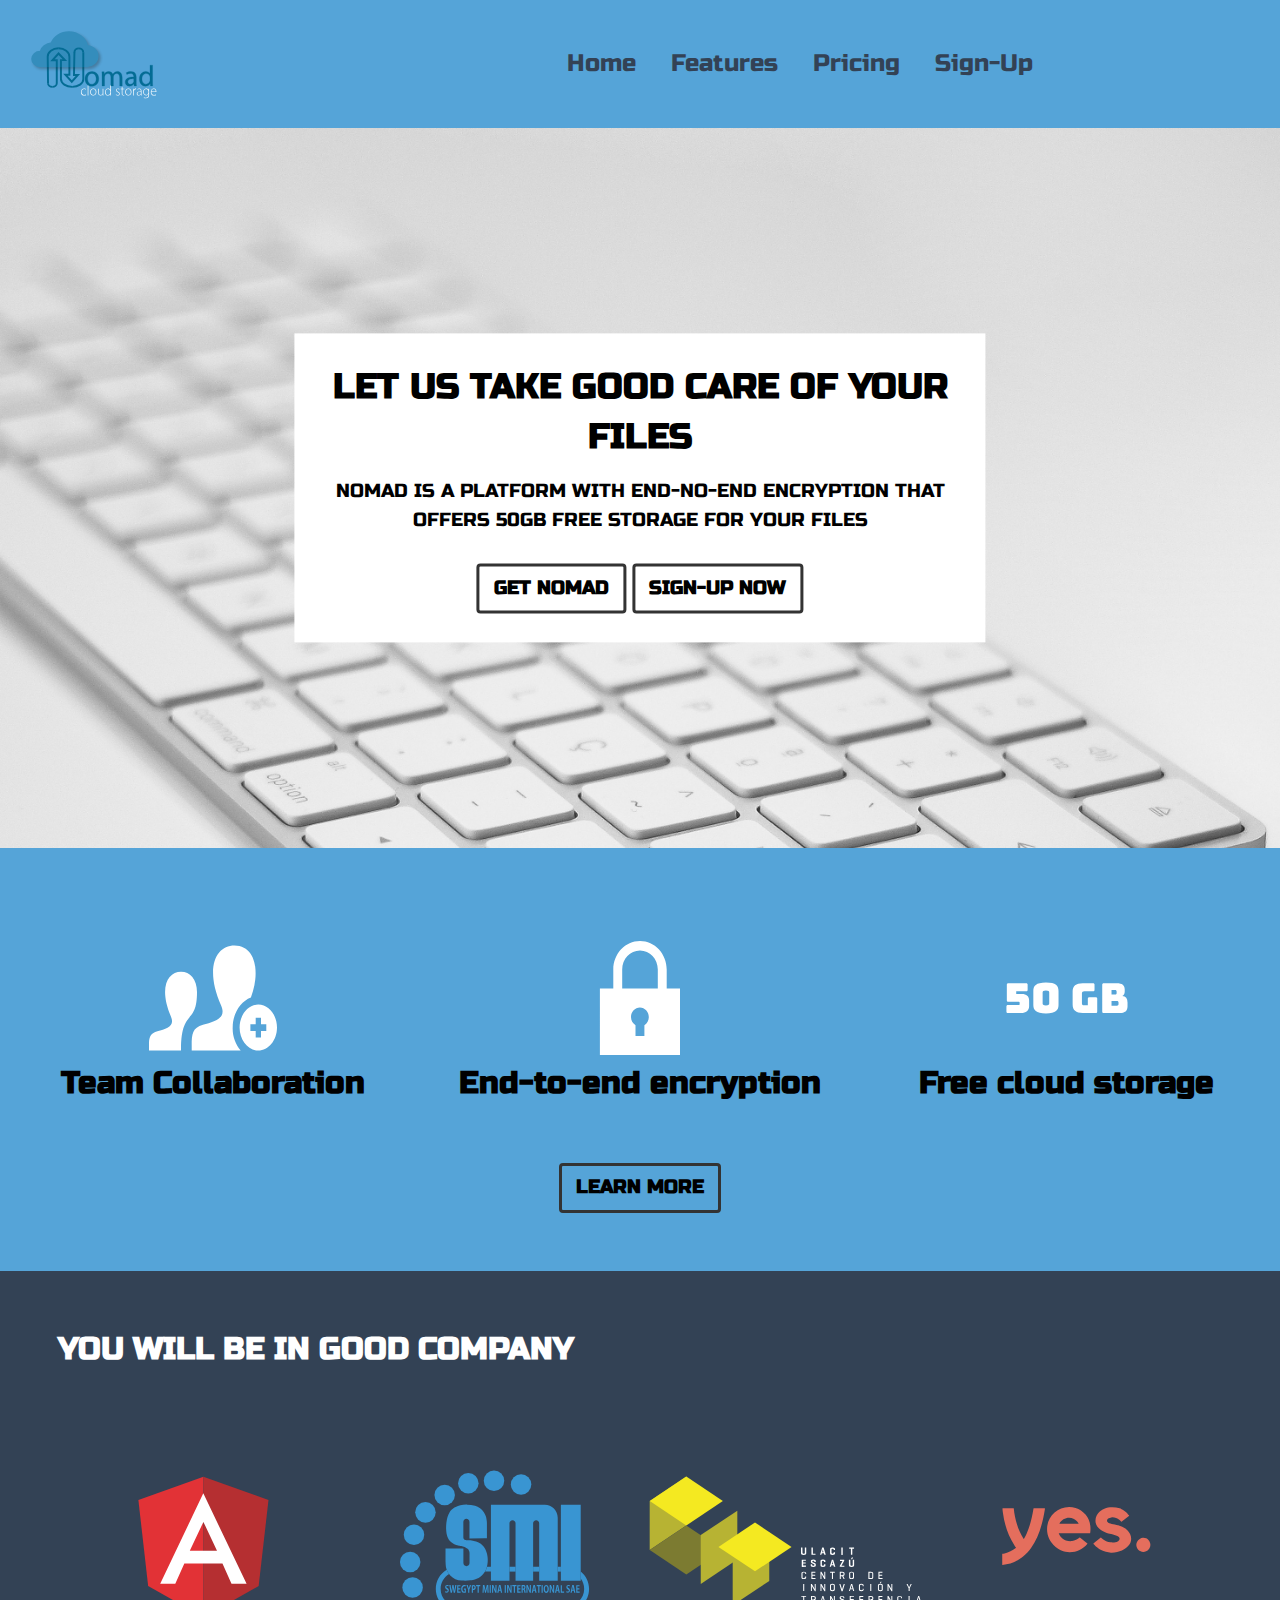
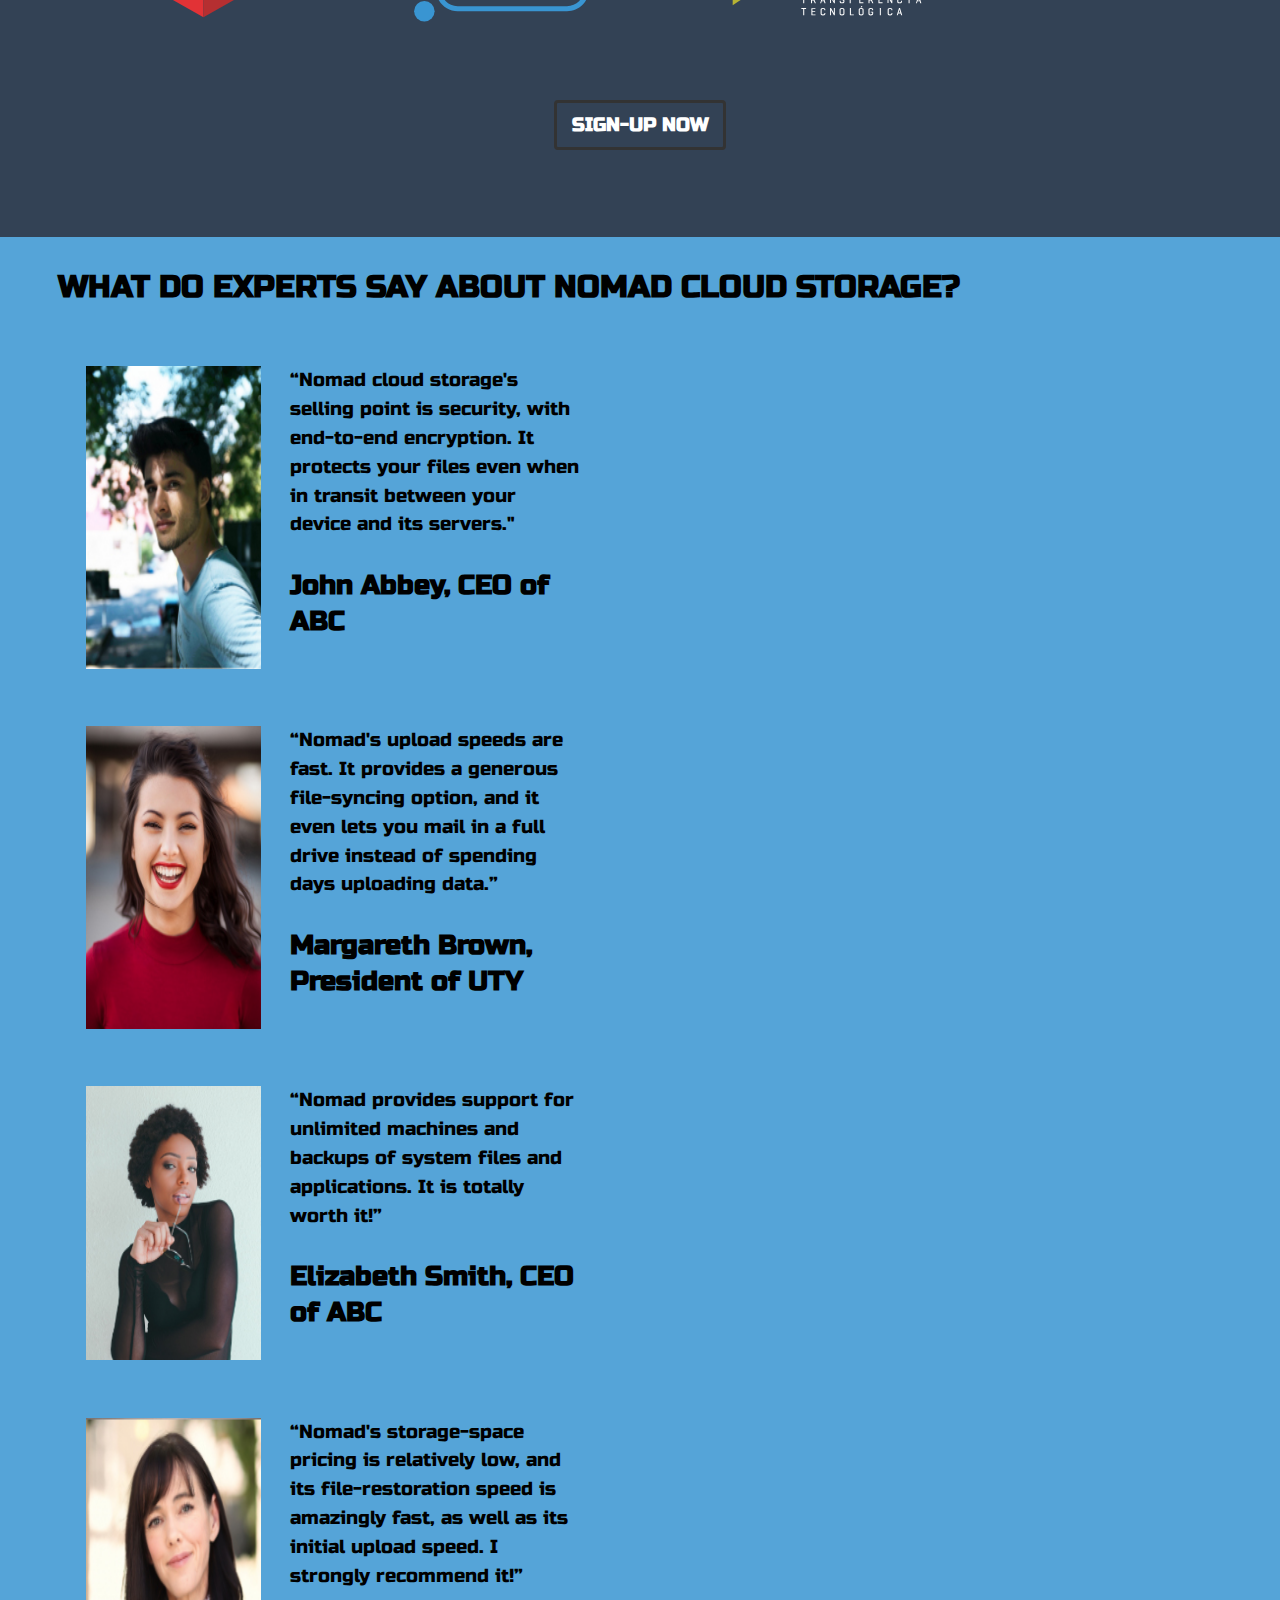
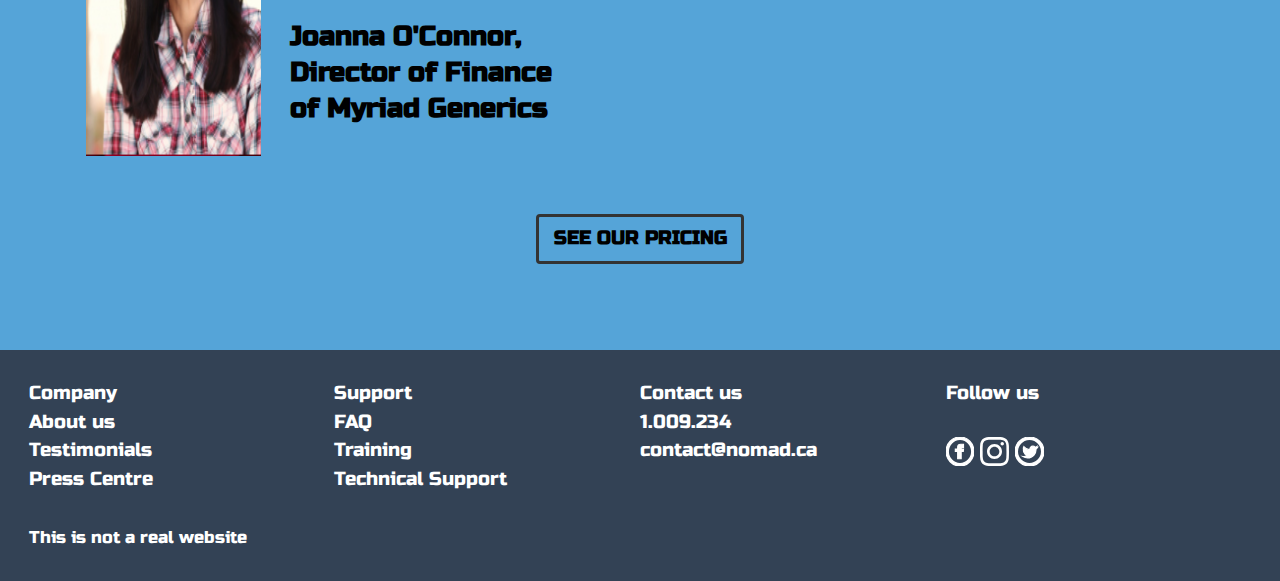
<file: index.html>
<!DOCTYPE html>
<html lang="en-ca">
<head>
  <meta charset="utf-8">
  <title>Nomad Cloud Storage</title>
  <meta name="viewport" content="width=device-width,initial-scale=1">
  <link href="css/modules.css" rel="stylesheet">
  <link href="css/grid.css" rel="stylesheet">
  <link href="css/type.css" rel="stylesheet">
  <link href="css/main.css" rel="stylesheet">
  <link href="https://fonts.googleapis.com/css?family=PT+Sans:400,400i,700,700i|Russo+One" rel="stylesheet">
</head>
<body>
  <ul class="skip-links">
    <li><a href="#main">Jump to main content</a></li>
    <li><a href="#nav">Jump to navigation</a></li>
  </ul>

  <header class="grid grid-middle" role="banner">
    <div class="unit xs-1 s-1 m-1-4 l-1-4 gutter">
      <i class="icon i-128">
        <img src="images/nomad-hands-logo.svg" alt="logo">
      </i>
    </div>

    <nav class="unit xs-1 s-1 m-3-4 l-3-4 text-center gutter" role="navigation" id="nav" tabindex="0">
      <ul class="list-group-inline push-0">
        <li><a class="island-1-2 giga link-box" href="index.html">Home</a></li>
        <li><a class="island-1-2 giga link-box" href="tour.html">Features</a></li>
        <li><a class="island-1-2 giga link-box" href="pricing.html">Pricing</a></li>
        <li><a class="island-1-2 giga link-box" href="sign-up.html">Sign-Up</a></li>
      </ul>
    </nav>
    <div class="unit xs-1 s-1 m-1 l-1 banner embed embed-16by9">
      <img class="embed-item" src="images/home.jpg" alt="keyboard">
      <div class="banner-content pin-c w-1 max-length gutter text-center island">
        <h1 class="push-1-2">LET US TAKE GOOD CARE OF YOUR FILES</h1>
        <p>NOMAD IS A PLATFORM WITH END-NO-END ENCRYPTION THAT OFFERS 50GB FREE STORAGE FOR YOUR FILES</p>
        <a class="btn btn-ghost btn-banner bold" href="tour.html">GET NOMAD</a>
        <a class="btn btn-ghost btn-banner bold" href="pricing.html">SIGN-UP NOW</a>
      </div>
    </div>
  </header>
  <main role="main" id="main" tabindex="0">
    <section class="light-blue pad-b-2 pad-t-2">
      <ul class="grid list-group-inline">
        <li class="unit xs-1 s-1 m-1-3 island text-center">
          <i class="icon i-128">
            <img src="images/team-collaboration.svg" alt="workteam icon">
          </i>
          <h2>Team Collaboration</h2>
        </li>
        <li class="unit xs-1 s-1 m-1-3 island text-center">
          <i class="icon i-128">
            <img src="images/end-to-end.svg" alt="padlock">
          </i>
          <h2>End-to-end encryption</h2>
        </li>
        <li class="unit xs-1 s-1 m-1-3 island text-center">
          <i class="icon i-128">
            <img src="images/free-cloud-storage.svg" alt="50GB">
          </i>
          <h2>Free cloud storage</h2>
        </li>
      </ul>
      <div class="text-center">
        <a class="btn btn-ghost btn-banner bold" href="tour.html">LEARN MORE</a>
      </div>
    </section>

    <section class="dark-blue pad-b gutter-2">
      <h2 class="white pad-t-2">YOU WILL BE IN GOOD COMPANY</h2>
      <ul class="grid list-group-inline">
        <li class="unit xs-1 s-1 m-1-2 l-1-4">
          <img src="images/a-logo.svg" alt="A Enterprise logo">
        </li>
        <li class="unit xs-1 s-1 m-1-2 l-1-4">
          <img class="img-flex" src="images/smi-logo.svg" alt="SMI logo">
        </li>
        <li class="unit xs-1 s-1 m-1-2 l-1-4">
          <img src="images/ulacit-logo.svg" alt="Ulacit logo">
        </li>
        <li class="unit xs-1 s-1 m-1-2 l-1-4">
          <img src="images/yes-logo.svg" alt="Yes logo">
        </li>
      </ul>
      <div class="text-center push-2">
        <a class="btn btn-ghost btn-banner bold white" href="pricing.html">SIGN-UP NOW</a>
      </div>
    </section>

    <section class="light-blue pad-t pad-b gutter-2">
      <div class="grid grid-middle">
        <h2 class="unit">WHAT DO EXPERTS SAY ABOUT NOMAD CLOUD STORAGE?</h2>
        <ol class="unit list-group">
          <li class="island unit xs-1 s-1 m-1-2 l-1-2">
            <div class="grid">
              <img class="unit xs-1 s-1 m-1-3 l-1-3 img-flex" src="images/john-abbey.jpg" alt="picture of John Abbey">
              <div class="gutter unit xs-1 s-1 m-2-3 l-2-3">
                <p>“Nomad cloud storage's selling point is security, with end-to-end encryption. It protects your files even when in transit between your device and its servers."</p>
                <h3>John Abbey, CEO of ABC</h3>
              </div>
            </div>
          </li>

          <li class="island unit xs-1 s-1 m-1-2 l-1-2">
            <div class="grid">
              <img class="unit xs-1 s-1 m-1-3 l-1-3 img-flex" src="images/margareth-brown.jpg" alt="picture of Margareth Brown">
              <div class="gutter unit xs-1 s-1 m-2-3 l-2-3">
                <p>“Nomad's upload speeds are fast. It provides a generous file-syncing option, and it even lets you mail in a full drive instead of spending days uploading data.”</p>
                <h3>Margareth Brown, President of UTY</h3>
              </div>
            </div>
          </li>

          <li class="island unit xs-1 s-1 m-1-2 l-1-2">
            <div class="grid">
              <img class="unit xs-1 s-1 m-1-3 l-1-3 img-flex" src="images/elizabeth-smith.jpg" alt="picture of Elizabeth Smith">
              <div class="gutter unit xs-1 s-1 m-2-3 l-2-3">
                <p>“Nomad provides support for unlimited machines and backups of system files and applications. It is totally worth it!”</p>
                <h3>Elizabeth Smith, CEO of ABC</h3>
              </div>
            </div>
          </li>

          <li class="island unit xs-1 s-1 m-1-2 l-1-2">
            <div class="grid">
              <img class="unit xs-1 s-1 m-1-3 l-1-3 img-flex" src="images/joanna-oconnor.jpg" alt="picture of Joanna O'Connor">
              <div class="gutter unit xs-1 s-1 m-2-3 l-2-3">
                <p>“Nomad's storage-space pricing is relatively low, and its file-restoration speed is amazingly fast, as well as its initial upload speed. I strongly recommend it!”</p>
                <h3>Joanna O'Connor, Director of Finance of Myriad Generics</h3>
              </div>
            </div>
          </li>
        </ol>
      </div>
      <div class="text-center push-2">
        <a class="btn btn-ghost btn-banner bold" href="pricing.html">SEE OUR PRICING</a>
      </div>
    </section>
  </main>
  <footer class="dark-blue grid island" role="contentinfo">
    <ul class="list-group unit xs-1 s-1 m-1-4 l-1-4">
      <li><a href="#">Company</a></li>
      <li><a href="#">About us</a></li>
      <li><a href="#">Testimonials</a></li>
      <li><a href="#">Press Centre</a></li>
    </ul>
    <ul class="list-group unit xs-1 s-1 m-1-4 l-1-4">
      <li><a href="#">Support</a></li>
      <li><a href="#">FAQ</a></li>
      <li><a href="#">Training</a></li>
      <li><a href="#">Technical Support</a></li>
    </ul>
    <ul class="list-group unit xs-1 s-1 m-1-4 l-1-4">
      <li><a href="#">Contact us</a></li>
      <li><a href="#">1.009.234</a></li>
      <li><a href="#">contact@nomad.ca</a></li>
    </ul>
    <div class="list-group unit xs-1 s-1 m-1-4 l-1-4">
      <p>Follow us</p>
      <i class="white icon i-1"><a href="https://www.facebook.com"><img src="images/facebook-icon.svg" alt="facebook icon"></a></i>
      <i class="white icon i-1"><a href="https://www.instagram.com"><img src="images/instagram-icon.svg" alt="instagram icon"></a></i>
      <i class="white icon i-1"><a href="https://twitter.com"><img src="images/twitter-icon.svg" alt="twitter icon"></a></i>
    </div>

    <div class="unit xs-1 s-1 m-1-4 l-1-4">
      <small>This is not a real website</small>
    </div>
  </footer>

</body>
</html>
</file>
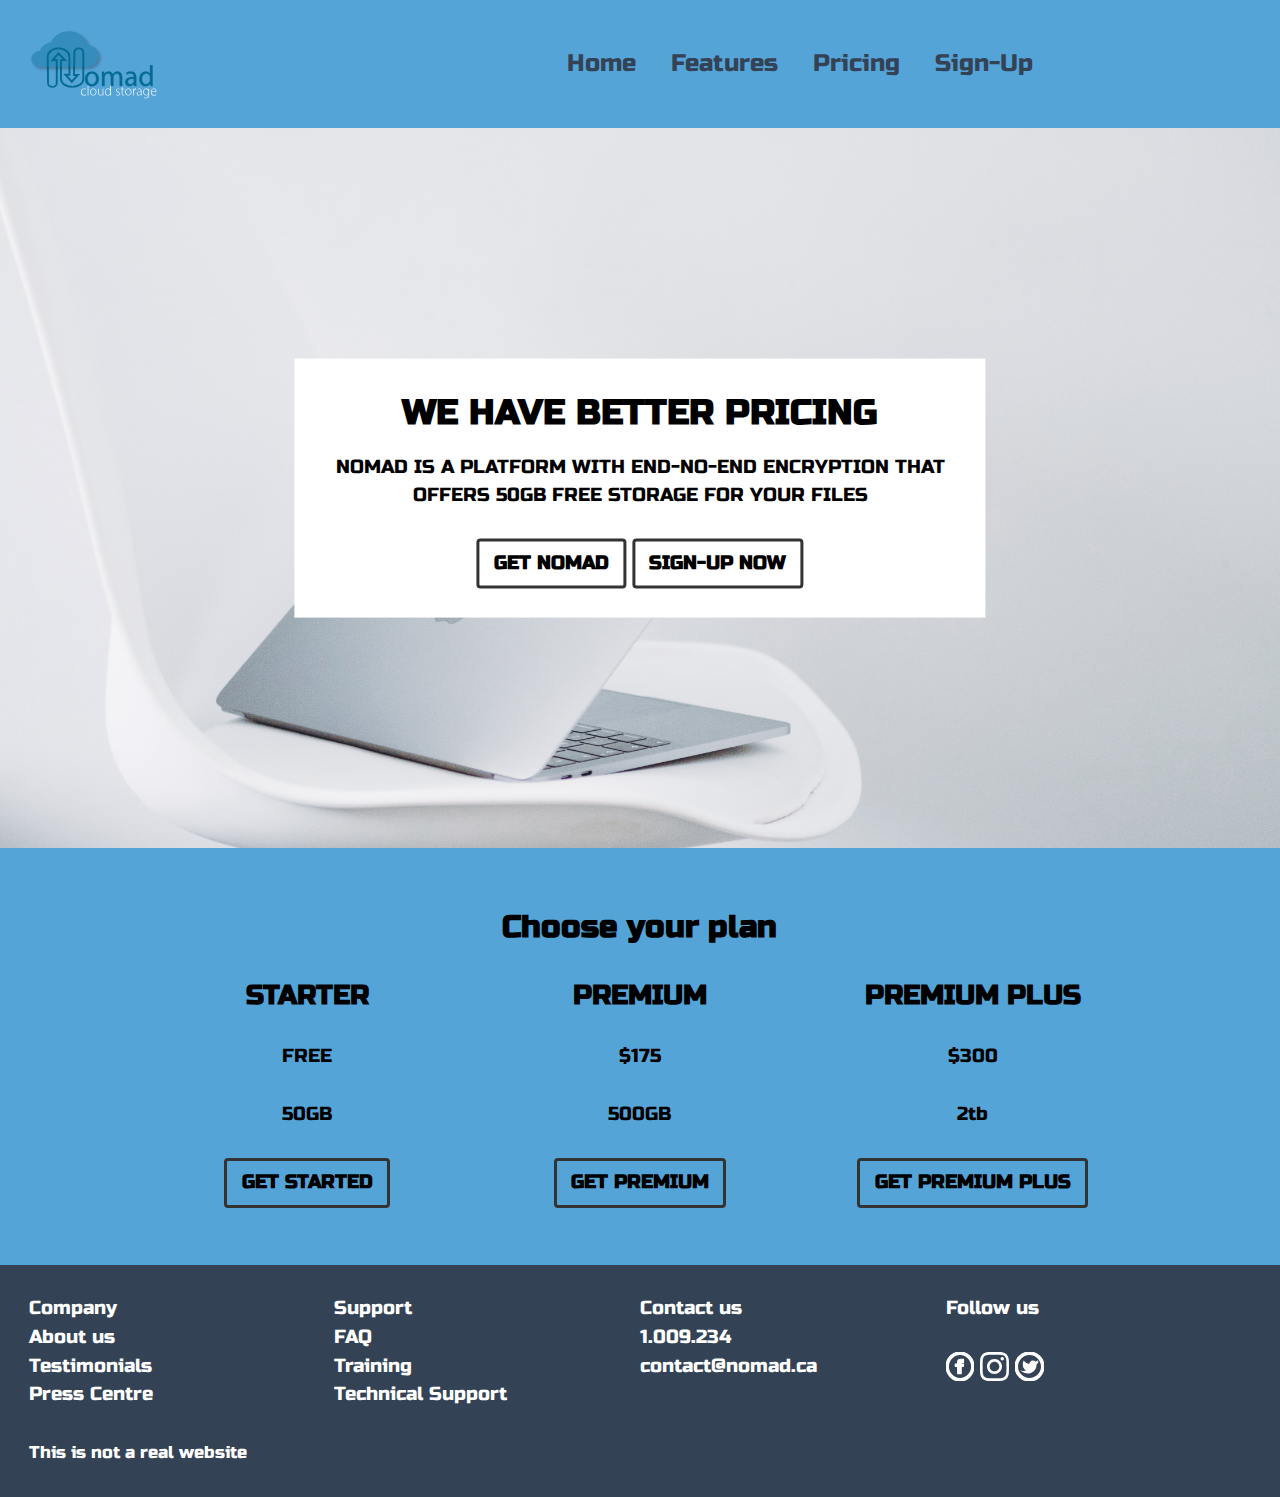
<file: pricing.html>
<!DOCTYPE html>
<html lang="en-ca">
<head>
  <meta charset="utf-8">
  <title>Nomad Pricing</title>
  <meta name="viewport" content="width=device-width,initial-scale=1">
  <link href="css/modules.css" rel="stylesheet">
  <link href="css/grid.css" rel="stylesheet">
  <link href="css/type.css" rel="stylesheet">
  <link href="css/main.css" rel="stylesheet">
  <link href="https://fonts.googleapis.com/css?family=PT+Sans:400,400i,700,700i|Russo+One" rel="stylesheet">
</head>
<body>
  <ul class="skip-links">
    <li><a href="#main">Jump to main content</a></li>
    <li><a href="#nav">Jump to navigation</a></li>
  </ul>

  <header class="grid grid-middle" role="banner">
    <div class="unit xs-1 s-1 m-1-4 l-1-4 gutter">
      <i class="icon i-128">
        <img src="images/nomad-hands-logo.svg" alt="logo">
      </i>
    </div>

    <nav class="unit xs-1 s-1 m-3-4 l-3-4 text-center gutter" role="navigation" id="nav" tabindex="0">
      <ul class="list-group-inline push-0">
        <li><a class="island-1-2 giga link-box" href="index.html">Home</a></li>
        <li><a class="island-1-2 giga link-box" href="tour.html">Features</a></li>
        <li><a class="island-1-2 giga link-box" href="pricing.html">Pricing</a></li>
        <li><a class="island-1-2 giga link-box" href="sign-up.html">Sign-Up</a></li>
      </ul>
    </nav>
    <div class="unit xs-1 s-1 m-1 l-1 banner embed embed-16by9">
      <img class="embed-item" src="images/pricing.jpg" alt="personal computer">
      <div class="island banner-content pin-c w-1 max-length gutter text-center">
        <h1 class="push-1-2">WE HAVE BETTER PRICING</h1>
        <p>NOMAD IS A PLATFORM WITH END-NO-END ENCRYPTION THAT OFFERS 50GB FREE STORAGE FOR YOUR FILES</p>
        <a class="btn btn-ghost btn-banner bold" href="tour.html">GET NOMAD</a>
        <a class="btn btn-ghost btn-banner bold" href="sign-up.html">SIGN-UP NOW</a>
      </div>
    </div>
  </header>
  <main class="light-blue pad-t-2 pad-b-2 text-center" role="main" id="main" tabindex="0">
    <section class="grid grid-stretch wrapper">
      <h2 class="unit xs-1 s-1 m-1 l-1">Choose your plan</h2>
      <div class="unit xs-1 s-1 m-1-3 l-1-3">
        <h3>STARTER</h3>
        <p>FREE</p>
        <p>50GB</p>
        <a class="btn btn-ghost btn-banner bold" href="sign-up.html">GET STARTED</a>
      </div>
      <div class="unit xs-1 s-1 m-1-3 l-1-3">
        <h3>PREMIUM</h3>
        <p>$175</p>
        <p>500GB</p>
        <a class="btn btn-ghost btn-banner bold" href="sign-up.html">GET PREMIUM</a>
      </div>
      <div class="unit xs-1 s-1 m-1-3 l-1-3">
        <h3>PREMIUM PLUS</h3>
        <p>$300</p>
        <p>2tb</p>
        <a class="btn btn-ghost btn-banner bold" href="sign-up.html">GET PREMIUM PLUS</a>
      </div>
    </section>
  </main>
  <footer class="dark-blue grid island" role="contentinfo">
    <ul class="list-group unit xs-1 s-1 m-1-4 l-1-4">
      <li><a href="#">Company</a></li>
      <li><a href="#">About us</a></li>
      <li><a href="#">Testimonials</a></li>
      <li><a href="#">Press Centre</a></li>
    </ul>
    <ul class="list-group unit xs-1 s-1 m-1-4 l-1-4">
      <li><a href="#">Support</a></li>
      <li><a href="#">FAQ</a></li>
      <li><a href="#">Training</a></li>
      <li><a href="#">Technical Support</a></li>
    </ul>
    <ul class="list-group unit xs-1 s-1 m-1-4 l-1-4">
      <li><a href="#">Contact us</a></li>
      <li><a href="#">1.009.234</a></li>
      <li><a href="#">contact@nomad.ca</a></li>
    </ul>
    <div class="list-group unit xs-1 s-1 m-1-4 l-1-4">
      <p>Follow us</p>
      <i class="white icon i-1"><a href="https://www.facebook.com"><img src="images/facebook-icon.svg" alt="facebook icon"></a></i>
      <i class="white icon i-1"><a href="https://www.instagram.com"><img src="images/instagram-icon.svg" alt="instagram icon"></a></i>
      <i class="white icon i-1"><a href="https://twitter.com"><img src="images/twitter-icon.svg" alt="twitter icon"></a></i>
    </div>

    <div class="unit xs-1 s-1 m-1-4 l-1-4">
      <small>This is not a real website</small>
    </div>
  </footer>
</body>
</html>
</file>
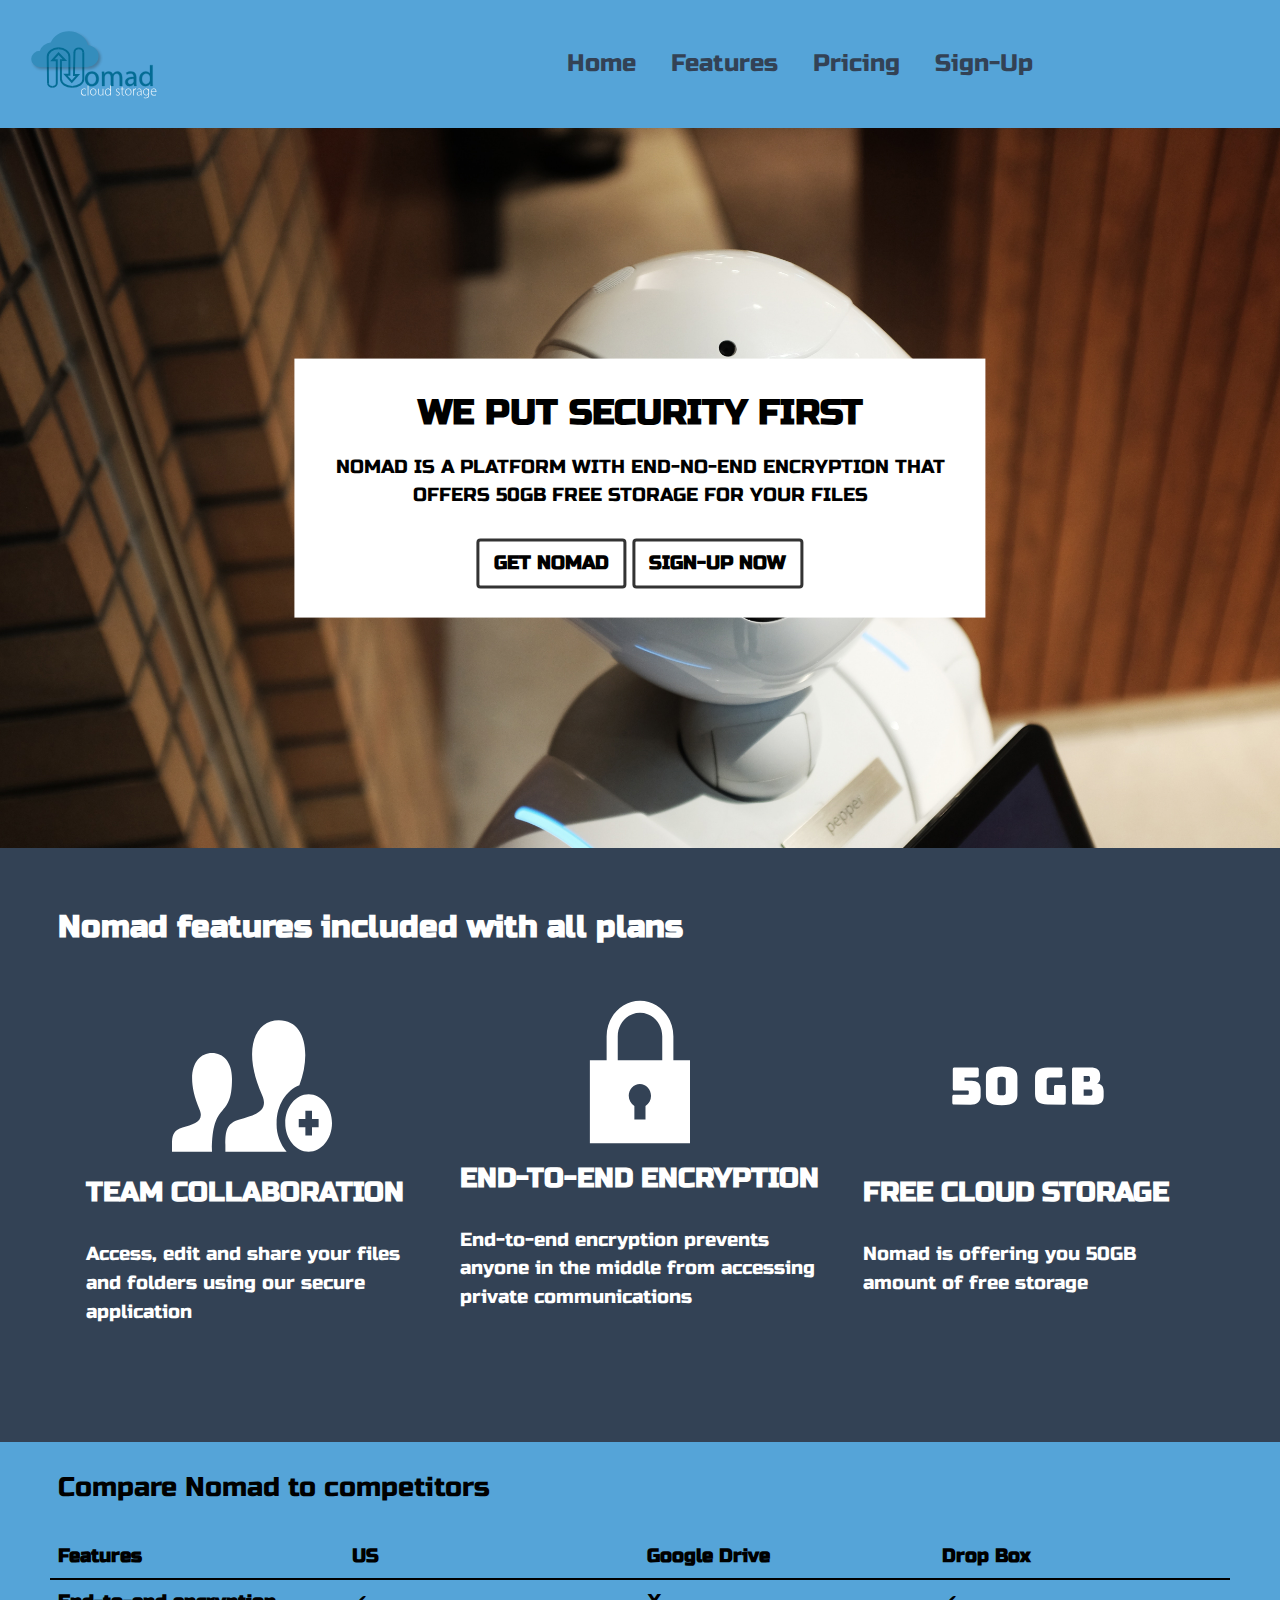
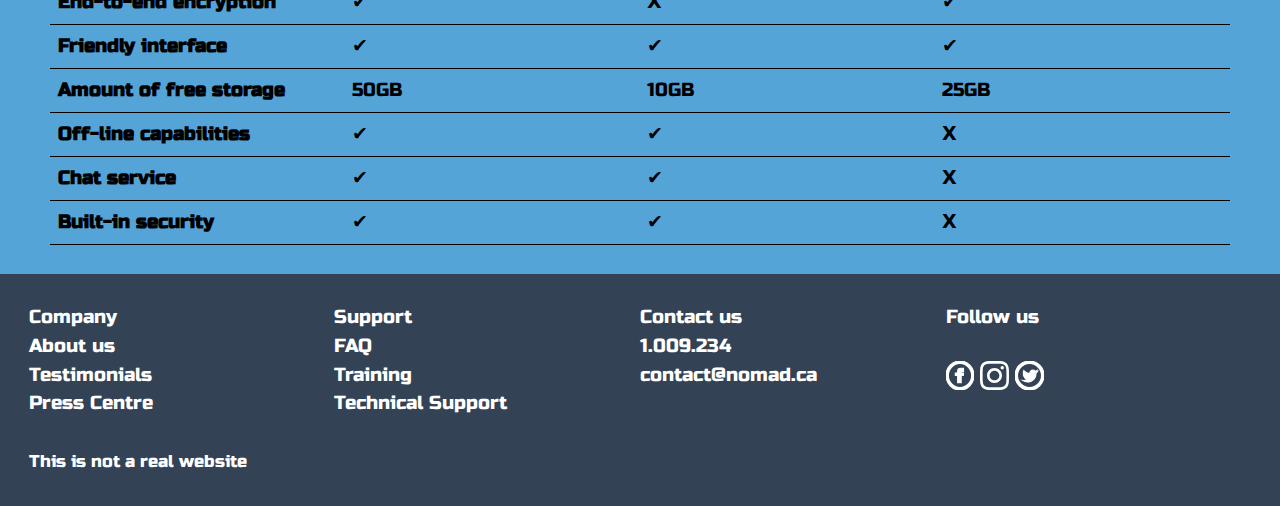
<file: tour.html>
<!DOCTYPE html>
<html lang="en-ca">
<head>
  <meta charset="utf-8">
  <title>Nomad Features</title>
  <meta name="viewport" content="width=device-width,initial-scale=1">
  <link href="css/modules.css" rel="stylesheet">
  <link href="css/grid.css" rel="stylesheet">
  <link href="css/type.css" rel="stylesheet">
  <link href="css/main.css" rel="stylesheet">
  <link href="https://fonts.googleapis.com/css?family=PT+Sans:400,400i,700,700i|Russo+One" rel="stylesheet">
</head>
<body>
  <ul class="skip-links">
    <li><a href="#main">Jump to main content</a></li>
    <li><a href="#nav">Jump to navigation</a></li>
  </ul>

  <header class="grid grid-middle" role="banner">
    <div class="unit xs-1 s-1 m-1-4 l-1-4 gutter">
      <i class="icon i-128">
        <img src="images/nomad-hands-logo.svg" alt="logo">
      </i>
    </div>

    <nav class="unit xs-1 s-1 m-3-4 l-3-4 text-center gutter" role="navigation" id="nav" tabindex="0">
      <ul class="list-group-inline push-0">
        <li><a class="island-1-2 giga link-box" href="index.html">Home</a></li>
        <li><a class="island-1-2 giga link-box" href="tour.html">Features</a></li>
        <li><a class="island-1-2 giga link-box" href="pricing.html">Pricing</a></li>
        <li><a class="island-1-2 giga link-box" href="sign-up.html">Sign-Up</a></li>
      </ul>
    </nav>
    <section class="unit xs-1 s-1 m-1 l-1 banner embed embed-16by9">
      <img class="embed-item" src="images/features.jpg" alt="coding images">
      <div class="banner-content island pin-c w-1 max-length gutter text-center">
        <h1 class="push-1-2">WE PUT SECURITY FIRST</h1>
        <p>NOMAD IS A PLATFORM WITH END-NO-END ENCRYPTION THAT OFFERS 50GB FREE STORAGE FOR YOUR FILES</p>
        <a class="btn btn-ghost btn-banner bold" href="tour.html">GET NOMAD</a>
        <a class="btn btn-ghost btn-banner bold" href="sign-up.html">SIGN-UP NOW</a>
      </div>
    </section>
  </header>
  <main role="main" id="main" tabindex="0">
    <section class="dark-blue pad-t-2 gutter-2">
      <h2>Nomad features included with all plans</h2>
      <div class="grid pad-b-2 text-center">
        <div class="island unit xs-1 s-1 m-1-3 l-1-3">
          <img class="small" src="images/team-collaboration.svg" alt="team">
          <h3 class="text-left"> TEAM COLLABORATION</h3>
          <p class="text-left">Access, edit and share your files and folders using our secure application</p>
        </div>
        <div class="island-1-2 unit xs-1 s-1 m-1-3 l-1-3">
          <img class="small" src="images/end-to-end.svg" alt="padlock">
          <h3 class="text-left"> END-TO-END ENCRYPTION</h3>
          <p class="text-left">End-to-end encryption prevents anyone in the middle from accessing private communications</p>
        </div>
        <div class="island unit xs-1 s-1 m-1-3 l-1-3">
          <img class="small" src="images/free-cloud-storage.svg" alt="50GB free storage">
          <h3 class="text-left"> FREE CLOUD STORAGE</h3>
          <p class="text-left">Nomad is offering you 50GB amount of free storage</p>
        </div>
      </div>
    </section>
    <section class="light-blue pad-t pad-b gutter-2">
      <div class="table">
        <table class="push-0">
          <caption class="tera not-italic">Compare Nomad to competitors</caption>
          <thead>
            <tr>
              <th scope="col">Features</th>
              <th scope="col">US</th>
              <th scope="col">Google Drive</th>
              <th scope="col">Drop Box</th>
            </tr>
          </thead>
          <tbody>
            <tr>
              <th scope="row">End-to-end encryption</th>
              <td>✔</td>
              <td>𝗫</td>
              <td>✔</td>
            </tr>
            <tr>
              <th scope="row">Friendly interface</th>
              <td>✔</td>
              <td>✔</td>
              <td>✔</td>
            </tr>
            <tr>
              <th scope="row">Amount of free storage</th>
              <td>50GB</td>
              <td>10GB</td>
              <td>25GB</td>
            </tr>
            <tr>
              <th scope="row">Off-line capabilities</th>
              <td>✔</td>
              <td>✔</td>
              <td>𝗫</td>
            </tr>
            <tr>
              <th scope="row">Chat service</th>
              <td>✔</td>
              <td>✔</td>
              <td>𝗫</td>
            </tr>
            <tr>
              <th scope="row">Built-in security</th>
              <td>✔</td>
              <td>✔</td>
              <td>𝗫</td>
            </tr>
          </tbody>
        </table>
      </div>
    </section>
  </main>
  <footer class="dark-blue grid island" role="contentinfo">
    <ul class="list-group unit xs-1 s-1 m-1-4 l-1-4">
      <li><a href="#">Company</a></li>
      <li><a href="#">About us</a></li>
      <li><a href="#">Testimonials</a></li>
      <li><a href="#">Press Centre</a></li>
    </ul>
    <ul class="list-group unit xs-1 s-1 m-1-4 l-1-4">
      <li><a href="#">Support</a></li>
      <li><a href="#">FAQ</a></li>
      <li><a href="#">Training</a></li>
      <li><a href="#">Technical Support</a></li>
    </ul>
    <ul class="list-group unit xs-1 s-1 m-1-4 l-1-4">
      <li><a href="#">Contact us</a></li>
      <li><a href="#">1.009.234</a></li>
      <li><a href="#">contact@nomad.ca</a></li>
    </ul>
    <div class="list-group unit xs-1 s-1 m-1-4 l-1-4">
      <p>Follow us</p>
      <i class="white icon i-1"><a href="https://www.facebook.com"><img src="images/facebook-icon.svg" alt="facebook icon"></a></i>
      <i class="white icon i-1"><a href="https://www.instagram.com"><img src="images/instagram-icon.svg" alt="instagram icon"></a></i>
      <i class="white icon i-1"><a href="https://twitter.com"><img src="images/twitter-icon.svg" alt="twitter icon"></a></i>
    </div>

    <div class="unit xs-1 s-1 m-1-4 l-1-4">
      <small>This is not a real website</small>
    </div>
  </footer>
</body>

</html>
</file>
<file: css/modules.css>
/*
 * Modulifier || Code released under the UNLICENSE
 * Code under other copyrights & licenses listed below.
 * https://modulifier.web-dev.tools/#responsive;images;list-group;embed;media-object;icons;hidden;positioning;nice-lists;forms;buttons;accessibility;print
 */

@-moz-viewport { width: device-width; scale: 1; }
@-ms-viewport { width: device-width; scale: 1; }
@-o-viewport { width: device-width; scale: 1; }
@-webkit-viewport { width: device-width; scale: 1; }
@viewport { width: device-width; scale: 1; }

html {
  box-sizing: border-box;
  -moz-text-size-adjust: 100%;
  -ms-text-size-adjust: 100%;
  -webkit-text-size-adjust: 100%;
  text-size-adjust: 100%;
}

*, *::before, *::after {
  box-sizing: inherit;
}

body {
  margin: 0;
}

article,
aside,
details,
figcaption,
figure,
footer,
header,
main,
menu,
nav,
section,
summary {
  display: block;
}

audio,
canvas,
progress,
video {
  display: inline-block;
  vertical-align: baseline;
}

template {
  display: none;
}

details {
  cursor: pointer;
}

audio:not([controls]) {
  display: none;
  height: 0;
}

a,
area,
button,
input,
label,
select,
textarea,
[tabindex] {
  -ms-touch-action: manipulation;
  touch-action: manipulation;
}

img {
  border: 0;
}

.img-flex,
.img-flex img {
  display: block;
  width: 100%;
}

svg {
  fill: currentColor;
}

svg:not(:root) {
  overflow: hidden;
}

svg.img-flex {
  width: 100%;
  height: 100%;
}

.image-replacement, .ir {
  overflow: hidden;
  direction: ltr;
  text-align: left;
  text-indent: 100%;
  white-space: nowrap;
}

.list-group, .list-group-inline, .list-group--inline {
  padding-left: 0;
  list-style-type: none;
}

.list-group > dd {
  margin-left: 0;
}

.list-group-inline::before,
.list-group-inline::after,
.list-group--inline::before,
.list-group--inline::after {
  content: "";
  display: table;
}

.list-group-inline::after,
.list-group--inline::after {
  clear: both;
}

.list-group-inline > li,
.list-group--inline > li {
  display: inline-block;
}

.list-group-inline > dt,
.list-group--inline > dt {
  clear: left;
  float: left;
  width: 11em;
}

.list-group-inline > dd,
.list-group--inline > dd {
  float: left;
  min-width: 12em;
}

.embed {
  margin-left: 0;
  margin-right: 0;
  overflow: hidden;
  position: relative;
  width: 100%;
}

.embed-1by1, .embed--1by1 {
  padding-top: 100%; /* Square */
}

.embed-4by3, .embed--4by3 {
  padding-top: 75%; /* Traditional TV/computer screens */
}

.embed-iso216, .embed--iso216 {
  padding-top: 70.92%; /* A-standard paper sizes */
}

.embed-3by2, .embed--3by2 {
  padding-top: 66.6%; /* Classic 35 mm film & most digital photos, landscape */
}

.embed-2by3, .embed--2by3 {
  padding-top: 150%; /* Classic 35 mm film & most digital photos, portrait */
}

.embed-golden, .embed--golden {
  padding-top: 61.8%; /* The Golden Ratio */
}

.embed-16by9, .embed--16by9 {
  padding-top: 56.25%; /* HD TV */
}

.embed-185by100, .embed--185by100 {
  padding-top: 54.05%; /* Common widescreen cinema */
}

.embed-24by10, .embed--24by10 {
  padding-top: 41.667%; /* Widescreen cinema: 2.4:1 */
}

.embed-3by1, .embed--3by1 {
  padding-top: 33.3333%; /* Panorama photos */
}

.embed-4by1, .embed--4by1 {
  padding-top: 25%; /* Polyvision */
}

.embed-5by1, .embed--5by1 {
  padding-top: 20%; /* Really wide... */
}

.embed-item, .embed__item {
  min-height: 100%;
  left: 0;
  position: absolute;
  top: 0;
  width: 100%;
}

.media {
  overflow: hidden;
}

.media-img, .media__img {
  float: left;
}

.media-img-reversed, .media__img--reversed {
  float: right;
}

.media-img-stacked, .media__img--stacked {
  float: none;
}

.media-body, .media__body {
  overflow: hidden;
  min-width: 12em; /* Slightly less than 200px, responsiveness built in */
}

.icon {
  display: inline-block;
  position: relative;
  background: transparent none no-repeat center center;
  background-size: contain;
  vertical-align: middle;
}

.i-16, .i--16 {
  height: 16px;
  width: 16px;
}

.i-18, .i--18 {
  height: 18px;
  width: 18px;
}

.i-20, .i--20 {
  height: 20px;
  width: 20px;
}

.i-24, .i--24 {
  height: 24px;
  width: 24px;
}

.i-32, .i--32 {
  height: 32px;
  width: 32px;
}

.i-48, .i--48 {
  height: 48px;
  width: 48px;
}

.i-64, .i--64 {
  height: 64px;
  width: 64px;
}

.i-96, .i--96 {
  height: 96px;
  width: 96px;
}

.i-128, .i--128 {
  height: 128px;
  width: 128px;
}

.i-192, .i--192 {
  height: 192px;
  width: 192px;
}

.i-256, .i--256 {
  height: 256px;
  width: 256px;
}

.icon img,
.icon svg {
  left: 0;
  height: 100%;
  position: absolute;
  top: 0;
  width: 100%;
  fill: currentColor;
}

.icon-label {
  vertical-align: middle;
}

.icon-link,
.icon-link:focus,
.icon-link:hover {
  text-decoration: none;
}

[hidden], .hidden {
  /* stylelint-disable declaration-no-important */
  display: none !important;
  visibility: hidden !important;
  /* stylelint-enable */
}

.visually-hidden {
  height: 1px;
  margin: -1px;
  overflow: hidden;
  padding: 0;
  position: absolute;
  width: 1px;
  border: 0;
  clip: rect(0 0 0 0);
  clip-path: inset(50%);
}

.visually-hidden.focusable:active, .visually-hidden.focusable:focus {
  height: auto;
  margin: 0;
  overflow: visible;
  position: static;
  width: auto;
  clip: auto;
  clip-path: none;
}

.invisible {
  visibility: hidden;
}

.chop,
.crop {
  overflow: hidden;
}

.truncate {
  max-width: 100%;
  overflow: hidden;
  width: 100%;
  text-overflow: ellipsis;
  white-space: nowrap;
}

.scrollable {
  max-width: 100%;
  overflow-x: auto;
  overflow-y: hidden;
  -webkit-overflow-scrolling: touch;
}

.flex-row {
  display: -webkit-flex;
  display: -ms-flexbox;
  display: flex;
}

.flex-justify {
  -webkit-justify-content: space-between;
  -ms-flex-pack: space-between;
  justify-content: space-between;
}

.flex-align-center {
  -webkit-align-items: center;
  -ms-flex-align: center;
  align-items: center;
}

.center-text,
.center-flow {
  text-align: center;
}

.center-block {
  margin-left: auto;
  margin-right: auto;
}

.no-auto-margins,
.not-centered {
  /* stylelint-disable declaration-no-important */
  margin-left: 0 !important;
  margin-right: 0 !important;
  /* stylelint-enable */
}

.center-content,
.center-content-vertical,
.center-contents,
.center-contents-vertical {
  display: -webkit-flex;
  display: -ms-flexbox;
  display: flex;
  -webkit-justify-content: center;
  -ms-flex-pack: center;
  justify-content: center;
  -webkit-align-items: center;
  -ms-flex-align: center;
  align-items: center;
  -webkit-align-content: center;
  -ms-flex-line-pack: center;
  align-content: center;
  -webkit-flex-direction: column wrap;
  -ms-flex-direction: column wrap;
  flex-flow: column wrap;
}

.center-content-start,
.center-content-vertical-start,
.center-contents-start,
.center-contents-vertical-start {
  display: -webkit-flex;
  display: -ms-flexbox;
  display: flex;
  -webkit-justify-content: center;
  -ms-flex-pack: center;
  justify-content: center;
  -webkit-flex-direction: column wrap;
  -ms-flex-direction: column wrap;
  flex-flow: column wrap;
}

.center-content-horizontal,
.center-contents-horizontal {
  display: -webkit-flex;
  display: -ms-flexbox;
  display: flex;
  -webkit-justify-content: center;
  -ms-flex-pack: center;
  justify-content: center;
  -webkit-align-items: center;
  -ms-flex-align: center;
  align-items: center;
  -webkit-align-content: center;
  -ms-flex-line-pack: center;
  align-content: center;
  -webkit-flex-direction: row wrap;
  -ms-flex-direction: row wrap;
  flex-flow: row wrap;
}

.clearfix::after {
  content: " ";
  display: block;
  clear: both;
}

.left {
  float: left;
}

.right {
  float: right;
}

.inline {
  display: inline;
}

.block {
  display: block;
}

.inline-block, .ib {
  display: inline-block;
}

.valign-top {
  vertical-align: top;
}

.valign-bottom {
  vertical-align: bottom;
}

.valign-middle {
  vertical-align: middle;
}

.fixed {
  position: fixed;
}

.relative {
  position: relative;
}

[class*="pin-"],
.absolute {
  position: absolute;
}

.static {
  position: static;
}

.zindex-1 {
  z-index: 1;
}

.zindex-2 {
  z-index: 2;
}

.zindex-3 {
  z-index: 3;
}

.zindex-1000 {
  z-index: 1000;
}

.pin-top-left,
.pin-left-top,
.pin-tl,
.pin-lt {
  top: 0;
  left: 0;
}

.pin-top-right,
.pin-right-top,
.pin-tr,
.pin-rt {
  top: 0;
  right: 0;
}

.pin-bottom-left,
.pin-left-bottom,
.pin-bl,
.pin-lb {
  bottom: 0;
  left: 0;
}

.pin-bottom-right,
.pin-right-bottom,
.pin-br,
.pin-rb {
  bottom: 0;
  right: 0;
}

.pin-top-center,
.pin-center-top,
.pin-tc,
.pin-ct {
  left: 50%;
  top: 0;
  transform: translateX(-50%);
}

.pin-bottom-center,
.pin-center-bottom,
.pin-bc,
.pin-cb {
  bottom: 0;
  left: 50%;
  transform: translateX(-50%);
}

.pin-center-left,
.pin-left-center,
.pin-cl,
.pin-lc {
  left: 0;
  top: 50%;
  transform: translateY(-50%);
}

.pin-center-right,
.pin-right-center,
.pin-cr,
.pin-rc {
  right: 0;
  top: 50%;
  transform: translateY(-50%);
}

.pin-center, .pin-c {
  left: 50%;
  top: 50%;
  transform: translate(-50%, -50%);
}

.width-quarter, .w-1-4 {
  width: 25%;
}

.width-half, .w-1-2 {
  width: 50%;
}

.width-full, .w-1 {
  width: 100%;
}

.height-quarter, .h-1-4 {
  height: 25%;
}

.height-half, .h-1-2 {
  height: 50%;
}

.height-full, .h-1 {
  height: 100%;
}

.height-win-quarter, .h-w-1-4 {
  height: 25vh;
  max-height: 46em;
}

.height-win-half, .h-w-1-2 {
  height: 50vh;
  max-height: 46em;
}

.height-win-full, .h-w-1 {
  height: 100vh;
  max-height: 46em;
}

ul {
  list-style-type: none;
}

ul > li::before {
  content: "·";
  float: left;
  margin-left: -1.6em;
  width: 1.3em;
  text-align: right;
}

ol {
  counter-reset: ol-simple-numbers;
  list-style-type: none;
}

ol > li::before {
  float: left;
  margin-left: -1.6em;
  width: 1.3em;
  counter-increment: ol-simple-numbers;
  content: counter(ol-simple-numbers);
  text-align: right;
}

.list-group > li::before,
.list-group-inline > li::before,
.list-group--inline > li::before {
  content: none;
}

/* stylelint-disable no-descending-specificity */

/*
 * (c) Nicolas Gallagher and Jonathan Neal of Normalize.css || MIT License
 *     https://necolas.github.io/normalize.css/
 */

button,
input,
optgroup,
select,
textarea {
  color: inherit;
  font: inherit;
  margin: 0;
}

button,
input {
  overflow: visible;
}

button,
select {
  text-transform: none;
}

button,
html [type="button"],
[type="reset"],
[type="submit"] {
  -webkit-appearance: button;
  cursor: pointer;
}

button[disabled],
html input[disabled] {
  cursor: default;
}

button::-moz-focus-inner,
input::-moz-focus-inner {
  border: 0;
  padding: 0;
}

[type="checkbox"],
[type="radio"] {
  opacity: 0;
  position: absolute;
  height: 1px;
  width: 1px;
}

[type="number"]::-webkit-inner-spin-button,
[type="number"]::-webkit-outer-spin-button {
  height: auto;
}

[type="search"]::-webkit-search-cancel-button,
[type="search"]::-webkit-search-decoration {
  -webkit-appearance: none;
}

fieldset {
  padding-left: 0;
  padding-right: 0;

  border: 0;
  border-top: 2px solid #666;
}

legend {
  color: inherit;
  display: table;
  max-width: 100%;
  padding: 0 .3em 0 0;
  white-space: normal;

  border: 0;

  font-weight: bold;
}

optgroup {
  font-weight: bold;
}

::-webkit-input-placeholder {
  color: inherit;
  opacity: .54;
}

::-webkit-file-upload-button {
  -webkit-appearance: button;
  font: inherit;
}

/* End Normalize.css code */

label,
.label-block {
  display: block;
  cursor: pointer;
}

[type="checkbox"] + label,
[type="radio"] + label,
.label-inline {
  display: inline-block;
}

input:not([type]),
[type="text"],
[type="number"],
[type="search"],
[type="url"],
[type="email"],
[type="password"],
[type="tel"],
[type="datetime-local"],
[type="month"],
[type="week"],
[type="date"],
[type="time"],
[type="range"],
select,
textarea {
  -moz-appearance: none;
  -webkit-appearance: none;
  appearance: none;
}

input,
textarea {
  display: block;
  width: 100%;

  background-color: #fff;
  border: 2px solid #666;
  border-radius: 0;
}

label {
  vertical-align: middle;
}

textarea {
  max-width: 100%;
  min-height: 4em;
  overflow: auto;
}

[type="color"] {
  display: inline-block;
  width: 2em;
}

select {
  display: block;
  width: 100%;

  background-image: url("data:image/svg+xml,%3Csvg xmlns='http://www.w3.org/2000/svg' width='256' height='256' viewBox='0 0 256 256'%3E%3Cpath fill='none' stroke='%23000' stroke-miterlimit='10' stroke-width='70' d='M36.3 82.1l91.9 91.8 91.5-91.8'/%3E%3C/svg%3E");
  background-repeat: no-repeat;
  background-position: calc(100% - .4em) center;
  background-size: 18px auto;
  background-color: #fff;
  border: 2px solid #666;
  border-radius: 0;
}

[type="checkbox"] + label::before {
  content: " ";
  display: inline-block;
  height: 1.8em;
  margin-right: .3em;
  position: relative;
  vertical-align: middle;
  top: -.1em;
  width: 1.8em;

  background-color: #fff;
  background-size: cover;
  border: 2px solid #666;

  line-height: inherit;
}

[type="checkbox"]:checked + label::before {
  background-image: url("data:image/svg+xml,%3Csvg xmlns='http://www.w3.org/2000/svg' width='256' height='256' viewBox='0 0 256 256'%3E%3Cpath fill='none' stroke='%23000' stroke-miterlimit='10' stroke-width='50' d='M49.9 130.1l50.8 50.7L206.1 75.2'/%3E%3C/svg%3E");
}

[type="checkbox"]:focus + label::before {
  outline: 3px solid #000;
  z-index: 1000;
}

[type="radio"] + label::before {
  content: " ";
  display: inline-block;
  height: 1.8em;
  margin-right: .3em;
  position: relative;
  vertical-align: middle;
  top: -.1em;
  width: 1.8em;

  background-color: #fff;
  background-size: cover;
  border: 2px solid #666;
  border-radius: 50%;

  line-height: inherit;
}

[type="radio"]:checked + label::before {
  background-image: url("data:image/svg+xml,%3Csvg xmlns='http://www.w3.org/2000/svg' width='256' height='256' viewBox='0 0 256 256'%3E%3Ccircle cx='128' cy='128' r='70.4'/%3E%3C/svg%3E");
}

[type="radio"]:focus + label::before,
[type="radio"] + label:focus::before {
  box-shadow: 0 0 0 3px #000;
  z-index: 1000;
}

[type="range"] {
  border: 0;
  background-color: #fff;
}

[type="range"]::-webkit-slider-runnable-track {
  height: 6px;

  -webkit-appearance: none;
  appearance: none;
  background-color: #ccc;
  border: 0;
  border-radius: 3px;
}

[type="range"]:active::-webkit-slider-runnable-track {
  background-color: #ccc;
}

[type="range"]::-moz-range-track {
  height: 6px;

  -moz-appearance: none;
  appearance: none;
  background-color: #ccc;
  border: 0;
  border-radius: 3px;
}

[type="range"]:active::-moz-range-track {
  background-color: #ccc;
}

[type="range"]::-ms-track {
  height: 6px;

  -ms-appearance: none;
  appearance: none;
  background-color: #ccc;
  border: 0;
  border-radius: 3px;
}

[type="range"]:active::-ms-track {
  background-color: #ccc;
}

[type="range"]::-webkit-slider-thumb {
  margin-top: -4px;
  height: 16px;
  width: 16px;

  -webkit-appearance: none;
  appearance: none;
  background-color: #000;
  border: none;
  border-radius: 50%;
}

[type="range"]:hover::-webkit-slider-thumb {
  background-color: #000;
}

[type="range"]:active::-webkit-slider-thumb {
  background-color: #000;
}

[type="range"]::-moz-range-thumb {
  margin-top: -4px;
  height: 16px;
  width: 16px;

  -webkit-appearance: none;
  appearance: none;
  background-color: #000;
  border: none;
  border-radius: 50%;
}

[type="range"]:hover::-moz-range-thumb {
  background-color: #000;
}

[type="range"]:active::-moz-range-thumb {
  background-color: #000;
}

[type="range"]::-ms-thumb {
  margin-top: -4px;
  height: 16px;
  width: 16px;

  -webkit-appearance: none;
  appearance: none;
  background-color: #000;
  border: none;
  border-radius: 50%;
}

[type="range"]:hover::-ms-thumb {
  background-color: #000;
}

[type="range"]:active::-ms-thumb {
  background-color: #000;
}

[type="checkbox"].hide-custom-input + label::before,
[type="checkbox"] + .hide-custom-input::before,
[type="radio"].hide-custom-input + label::before,
[type="radio"] + .hide-custom-input::before {
  content: none;
  display: none;
}

/* stylelint-enable */

.link-box {
  display: block;
  text-decoration: none;
}

/* stylelint-disable no-descending-specificity */

button,
.btn {
  cursor: pointer;
  display: inline-block;
  margin: 0;
  overflow: visible;
  padding: .375em .75em .42em;
  -webkit-appearance: none;
  -moz-appearance: none;
  appearance: none;
  background-color: #333;
  border-radius: 4px;
  border: 3px solid #333;
  color: #fff;
  font: inherit;
  text-decoration: none;
  text-transform: none;
}

button::-moz-focus-inner {
  border: 0;
  padding: 0;
}

/* stylelint-enable */

button:focus,
button:hover,
.btn:focus,
.btn:hover {
  background-color: #000;
  border-color: #000;
  color: #fff;
}

button[disabled] {
  cursor: default;
}

.btn-light, .btn--light {
  background-color: #e2e2e2;
  border-color: #e2e2e2;
  color: #000;
}

.btn-light:focus,
.btn-light:hover,
.btn--light:focus,
.btn--light:hover {
  background-color: #666;
  border-color: #666;
  color: #fff;
}

.btn-ghost,
.btn--ghost {
  background-color: transparent;
  border-color: #333;
  color: #000;
}

.btn-ghost:focus,
.btn-ghost:hover,
.btn--ghost:focus,
.btn--ghost:hover {
  background-color: #e2e2e2;
  border-color: #000;
  color: #000;
}

.btn-link {
  display: inline;
  padding: 0;
  background-color: transparent;
  border-radius: 0;
  border: 0;
  color: inherit;
}

.btn-link:focus,
.btn-link:hover {
  background-color: transparent;
  color: inherit;
}

a:hover, a:active {
  outline: none;
}

a:focus,
[tabindex="0"]:focus,
details:focus,
summary:focus,
input:focus,
textarea:focus,
button:focus,
select:focus {
  outline: 3px solid #000;
  outline-offset: 0;
}

a:focus, [tabindex="0"]:focus {
  outline-offset: 3px;
}

.skip-links {
  margin: 0;
  padding: 0;
  list-style-type: none;
}

.skip-links > li::before {
  content: none; /* Remove the bullets if nice lists is selected */
}

.skip-links a,
.skip-links button {
  padding: .5em .75em;
  position: absolute;
  top: -10em;
  z-index: 10000; /* To make sure they're always on top */
  background-color: #000;
  border: 0;
  color: #fff;
  font-size: 1.125rem;
  font-weight: bold;
  text-decoration: none;
}

.skip-links a:focus,
.skip-links button:focus {
  outline-offset: 3px;
  top: 0;
}

[aria-busy="true"] {
  cursor: progress;
}

[aria-controls] {
  cursor: pointer;
}

[aria-disabled] {
  cursor: default;
}

.print-only {
  display: none;
  visibility: hidden;
}

.page-break-before {
  page-break-before: always;
}

.page-break-after {
  page-break-after: always;
}

.no-page-break-inside {
  page-break-inside: avoid;
}

@media print {

  /* stylelint-disable declaration-no-important */

  .no-print {
    display: none !important;
    visibility: hidden !important;
  }

  .print-only,
  .force-print {
    display: block !important;
    visibility: visible !important;
  }

  /* stylelint-enable */

  .visually-hidden.force-print {
    height: auto;
    margin: 0;
    overflow: visible;
    padding: 0;
    position: static;
    width: auto;
    border: 0;
    clip: initial;
    clip-path: none;
  }

  /*
   * (c) Fabien Sa || MIT License
   *     http://bafs.github.io/Gutenberg/
   */

  table,
  blockquote,
  pre,
  code,
  figure,
  li,
  hr,
  ul,
  ol,
  a,
  tr {
    page-break-inside: avoid;
  }

  h1, h2, h3, h4, h5, h6, p, a {
    orphans: 3;
    widows: 3;
  }

  h1,
  h2,
  h3,
  h4,
  h5,
  h6 {
    page-break-after: avoid;
    page-break-inside: avoid;
  }

  h1 + p,
  h2 + p,
  h3 + p,
  h4 + p,
  h5 + p,
  h6 + p {
    page-break-before: avoid;
  }

  img {
    page-break-after: auto;
    page-break-before: auto;
    page-break-inside: avoid;
  }

  /* stylelint-disable declaration-no-important */

  pre {
    white-space: pre-wrap !important;
    word-wrap: break-word;
  }

  /* stylelint-enable */

  /* End Gutenberg code */

  /*
   * (c) HTML5 Boilerplate || MIT License
   *     https://html5boilerplate.com/
   */

  /* stylelint-disable declaration-no-important */

  *, *::before, *::after, *::first-letter, *::first-line {
    background: none transparent !important;
    color: #000 !important;
    box-shadow: none !important;
    text-shadow: none !important;
  }

  /* stylelint-enable */

  a, a:visited {
    text-decoration: underline;
  }

  a[href]::after {
    content: " (" attr(href) ")";
  }

  abbr[title]::after {
    content: " (" attr(title) ")";
  }

  a[href^="#"]::after,
  a[href^="javascript:"]::after,
  a.no-print-href::after,
  a.href-no-print::after {
    content: "";
  }

  thead {
    display: table-header-group;
  }

  /* End HTML5 Boilerplate code */

}
</file>
<file: css/grid.css>
/*
  Gridifier || Code released under the UNLICENSE
  https://gridifier.web-dev.tools/#xs,4,0,0,0;s,4,25,0,0;m,4,38,1,1;l,4,60,1,1
*/

.grid {
  margin: 0;
  padding: 0;
  letter-spacing: -.31em;
  text-rendering: optimizeSpeed;
  display: -webkit-flex;
  display: -ms-flexbox;
  display: flex;
  -webkit-flex-flow: row wrap;
  -ms-flex-flow: row wrap;
  flex-flow: row wrap;
}

.grid-bottom {
  -webkit-align-items: flex-end;
  -ms-align-items: flex-end;
  align-items: flex-end;
}

.grid-middle {
  -webkit-align-items: center;
  -ms-align-items: center;
  align-items: center;
}

.grid-stretch {
  -webkit-align-items: stretch;
  -ms-align-items: stretch;
  align-items: stretch;
}

.opera-only :-o-prefocus,
.grid {
  word-spacing: -.43em;
}

.unit {
  letter-spacing: normal;
  text-rendering: auto;
  vertical-align: top;
  word-spacing: normal;
  display: inline-block;
  visibility: visible;
}

.grid-bottom .unit {
  vertical-align: bottom;
}

.grid-middle .unit {
  vertical-align: middle;
}

[class*="unit-push-"],
[class*="unit-pull-"] {
  position: relative;
}

.unit-content-distribute {
  display: -ms-flexbox;
  display: -webkit-flex;
  display: flex;
  -ms-flex-direction: column;
  -webkit-flex-direction: column;
  flex-direction: column;
  -ms-flex-pack: justify;
  -webkit-justify-content: space-between;
  justify-content: space-between;
}

.unit-content-center,
.unit-content-center-vertical {
  display: -webkit-flex;
  display: -ms-flexbox;
  display: flex;
  -webkit-justify-content: center;
  -ms-flex-pack: center;
  justify-content: center;
  -webkit-align-items: center;
  -ms-flex-align: center;
  align-items: center;
  -webkit-align-content: center;
  -ms-flex-line-pack: center;
  align-content: center;
  -webkit-flex-direction: column wrap;
  -ms-flex-direction: column wrap;
  flex-flow: column wrap;
}

.unit-content-center-horizontal {
  display: -webkit-flex;
  display: -ms-flexbox;
  display: flex;
  -webkit-justify-content: center;
  -ms-flex-pack: center;
  justify-content: center;
  -webkit-align-items: center;
  -ms-flex-align: center;
  align-items: center;
  -webkit-align-content: center;
  -ms-flex-line-pack: center;
  align-content: center;
  -webkit-flex-direction: row wrap;
  -ms-flex-direction: row wrap;
  flex-flow: row wrap;
}

.content-fill,
.content-stretch {
  -ms-flex-grow: 2;
  -webkit-flex-grow: 2;
  flex-grow: 2;
  max-width: 100%; /* @bugfix: IE 10, 11 */
}

.content-shrink {
  -ms-align-self: center;
  -webkit-align-self: center;
  align-self: center;
}

.unit-xs-hidden,
.xs-0 {
  display: none;
  visibility: hidden;
}

.unit-xs-centered {
  margin: 0 auto;
}

.unit-xs-1,
.xs-1 {
  display: block;
  visibility: visible;
  width: 100%;
}

.unit-xs-1-2,
.xs-1-2 {
  width: 50%;
}

.unit-xs-1-3,
.xs-1-3 {
  width: 33.3333%;
}

.unit-xs-2-3,
.xs-2-3 {
  width: 66.6667%;
}

.unit-xs-1-4,
.xs-1-4 {
  width: 25%;
}

.unit-xs-3-4,
.xs-3-4 {
  width: 75%;
}

.unit-xs-1-2,
.xs-1-2,
.unit-xs-1-3,
.xs-1-3,
.unit-xs-2-3,
.xs-2-3,
.unit-xs-1-4,
.xs-1-4,
.unit-xs-3-4,
.xs-3-4 {
  display: inline-block;
  visibility: visible;
}

.unit-xs-1-2[class*="-content-"],
.xs-1-2[class*="-content-"],
.unit-xs-1-3[class*="-content-"],
.xs-1-3[class*="-content-"],
.unit-xs-2-3[class*="-content-"],
.xs-2-3[class*="-content-"],
.unit-xs-1-4[class*="-content-"],
.xs-1-4[class*="-content-"],
.unit-xs-3-4[class*="-content-"],
.xs-3-4[class*="-content-"] {
  display: -webkit-flex;
  display: -ms-flexbox;
  display: flex;
}

.unit-xs-content-distribute,
.xs-content-distribute {
  display: -ms-flexbox;
  display: -webkit-flex;
  display: flex;
  -ms-flex-direction: column;
  -webkit-flex-direction: column;
  flex-direction: column;
  -ms-flex-pack: justify;
  -webkit-justify-content: space-between;
  justify-content: space-between;
}

.unit-xs-content-center,
.unit-xs-content-center-vertical {
  display: -webkit-flex;
  display: -ms-flexbox;
  display: flex;
  -webkit-justify-content: center;
  -ms-flex-pack: center;
  justify-content: center;
  -webkit-align-items: center;
  -ms-flex-align: center;
  align-items: center;
  -webkit-align-content: center;
  -ms-flex-line-pack: center;
  align-content: center;
  -webkit-flex-direction: column wrap;
  -ms-flex-direction: column wrap;
  flex-flow: column wrap;
}

.unit-xs-content-center-horizontal {
  display: -webkit-flex;
  display: -ms-flexbox;
  display: flex;
  -webkit-justify-content: center;
  -ms-flex-pack: center;
  justify-content: center;
  -webkit-align-items: center;
  -ms-flex-align: center;
  align-items: center;
  -webkit-align-content: center;
  -ms-flex-line-pack: center;
  align-content: center;
  -webkit-flex-direction: row wrap;
  -ms-flex-direction: row wrap;
  flex-flow: row wrap;
}

.xs-content-fill,
.xs-content-stretch {
  -ms-flex-grow: 2;
  -webkit-flex-grow: 2;
  flex-grow: 2;
  max-width: 100%; /* @bugfix: IE 10, 11 */
}

.xs-content-shrink {
  -ms-align-self: center;
  -webkit-align-self: center;
  align-self: center;
}

@media only screen and (min-width: 25em) {

  .unit-s-hidden,
  .s-0 {
    display: none;
    visibility: hidden;
  }

  .unit-s-centered {
    margin: 0 auto;
  }

  .unit-s-1,
  .s-1 {
    display: block;
    visibility: visible;
    width: 100%;
  }

  .unit-s-1-2,
  .s-1-2 {
    width: 50%;
  }

  .unit-s-1-3,
  .s-1-3 {
    width: 33.3333%;
  }

  .unit-s-2-3,
  .s-2-3 {
    width: 66.6667%;
  }

  .unit-s-1-4,
  .s-1-4 {
    width: 25%;
  }

  .unit-s-3-4,
  .s-3-4 {
    width: 75%;
  }

  .unit-s-1-2,
  .s-1-2,
  .unit-s-1-3,
  .s-1-3,
  .unit-s-2-3,
  .s-2-3,
  .unit-s-1-4,
  .s-1-4,
  .unit-s-3-4,
  .s-3-4 {
    display: inline-block;
    visibility: visible;
  }

  .unit-s-1-2[class*="-content-"],
  .s-1-2[class*="-content-"],
  .unit-s-1-3[class*="-content-"],
  .s-1-3[class*="-content-"],
  .unit-s-2-3[class*="-content-"],
  .s-2-3[class*="-content-"],
  .unit-s-1-4[class*="-content-"],
  .s-1-4[class*="-content-"],
  .unit-s-3-4[class*="-content-"],
  .s-3-4[class*="-content-"] {
    display: -webkit-flex;
    display: -ms-flexbox;
    display: flex;
  }

  .unit-s-content-distribute,
  .s-content-distribute {
    display: -ms-flexbox;
    display: -webkit-flex;
    display: flex;
    -ms-flex-direction: column;
    -webkit-flex-direction: column;
    flex-direction: column;
    -ms-flex-pack: justify;
    -webkit-justify-content: space-between;
    justify-content: space-between;
  }

  .unit-s-content-center,
  .unit-s-content-center-vertical {
    display: -webkit-flex;
    display: -ms-flexbox;
    display: flex;
    -webkit-justify-content: center;
    -ms-flex-pack: center;
    justify-content: center;
    -webkit-align-items: center;
    -ms-flex-align: center;
    align-items: center;
    -webkit-align-content: center;
    -ms-flex-line-pack: center;
    align-content: center;
    -webkit-flex-direction: column wrap;
    -ms-flex-direction: column wrap;
    flex-flow: column wrap;
  }

  .unit-s-content-center-horizontal {
    display: -webkit-flex;
    display: -ms-flexbox;
    display: flex;
    -webkit-justify-content: center;
    -ms-flex-pack: center;
    justify-content: center;
    -webkit-align-items: center;
    -ms-flex-align: center;
    align-items: center;
    -webkit-align-content: center;
    -ms-flex-line-pack: center;
    align-content: center;
    -webkit-flex-direction: row wrap;
    -ms-flex-direction: row wrap;
    flex-flow: row wrap;
  }

  .s-content-fill,
  .s-content-stretch {
    -ms-flex-grow: 2;
    -webkit-flex-grow: 2;
    flex-grow: 2;
    max-width: 100%; /* @bugfix: IE 10, 11 */
  }

  .s-content-shrink {
    -ms-align-self: center;
    -webkit-align-self: center;
    align-self: center;
  }

}

@media only screen and (min-width: 38em) {

  .unit-m-hidden,
  .m-0 {
    display: none;
    visibility: hidden;
  }

  .unit-m-centered {
    margin: 0 auto;
  }

  .unit-m-1,
  .m-1 {
    display: block;
    visibility: visible;
    width: 100%;
  }

  .unit-offset-m-0 {
    margin-left: 0;
  }

  .unit-push-m-0,
  .unit-pull-m-0 {
    left: 0;
  }

  .unit-m-1-2,
  .m-1-2 {
    width: 50%;
  }

  .unit-offset-m-1-2 {
    margin-left: 50%;
  }

  .unit-push-m-1-2 {
    left: 50%;
  }

  .unit-pull-m-1-2 {
    left: -50%;
  }

  .unit-m-1-3,
  .m-1-3 {
    width: 33.3333%;
  }

  .unit-offset-m-1-3 {
    margin-left: 33.3333%;
  }

  .unit-push-m-1-3 {
    left: 33.3333%;
  }

  .unit-pull-m-1-3 {
    left: -33.3333%;
  }

  .unit-m-2-3,
  .m-2-3 {
    width: 66.6667%;
  }

  .unit-offset-m-2-3 {
    margin-left: 66.6667%;
  }

  .unit-push-m-2-3 {
    left: 66.6667%;
  }

  .unit-pull-m-2-3 {
    left: -66.6667%;
  }

  .unit-m-1-4,
  .m-1-4 {
    width: 25%;
  }

  .unit-offset-m-1-4 {
    margin-left: 25%;
  }

  .unit-push-m-1-4 {
    left: 25%;
  }

  .unit-pull-m-1-4 {
    left: -25%;
  }

  .unit-m-3-4,
  .m-3-4 {
    width: 75%;
  }

  .unit-offset-m-3-4 {
    margin-left: 75%;
  }

  .unit-push-m-3-4 {
    left: 75%;
  }

  .unit-pull-m-3-4 {
    left: -75%;
  }

  .unit-m-1-2,
  .m-1-2,
  .unit-m-1-3,
  .m-1-3,
  .unit-m-2-3,
  .m-2-3,
  .unit-m-1-4,
  .m-1-4,
  .unit-m-3-4,
  .m-3-4 {
    display: inline-block;
    visibility: visible;
  }

  .unit-m-1-2[class*="-content-"],
  .m-1-2[class*="-content-"],
  .unit-m-1-3[class*="-content-"],
  .m-1-3[class*="-content-"],
  .unit-m-2-3[class*="-content-"],
  .m-2-3[class*="-content-"],
  .unit-m-1-4[class*="-content-"],
  .m-1-4[class*="-content-"],
  .unit-m-3-4[class*="-content-"],
  .m-3-4[class*="-content-"] {
    display: -webkit-flex;
    display: -ms-flexbox;
    display: flex;
  }

  .unit-m-content-distribute,
  .m-content-distribute {
    display: -ms-flexbox;
    display: -webkit-flex;
    display: flex;
    -ms-flex-direction: column;
    -webkit-flex-direction: column;
    flex-direction: column;
    -ms-flex-pack: justify;
    -webkit-justify-content: space-between;
    justify-content: space-between;
  }

  .unit-m-content-center,
  .unit-m-content-center-vertical {
    display: -webkit-flex;
    display: -ms-flexbox;
    display: flex;
    -webkit-justify-content: center;
    -ms-flex-pack: center;
    justify-content: center;
    -webkit-align-items: center;
    -ms-flex-align: center;
    align-items: center;
    -webkit-align-content: center;
    -ms-flex-line-pack: center;
    align-content: center;
    -webkit-flex-direction: column wrap;
    -ms-flex-direction: column wrap;
    flex-flow: column wrap;
  }

  .unit-m-content-center-horizontal {
    display: -webkit-flex;
    display: -ms-flexbox;
    display: flex;
    -webkit-justify-content: center;
    -ms-flex-pack: center;
    justify-content: center;
    -webkit-align-items: center;
    -ms-flex-align: center;
    align-items: center;
    -webkit-align-content: center;
    -ms-flex-line-pack: center;
    align-content: center;
    -webkit-flex-direction: row wrap;
    -ms-flex-direction: row wrap;
    flex-flow: row wrap;
  }

  .m-content-fill,
  .m-content-stretch {
    -ms-flex-grow: 2;
    -webkit-flex-grow: 2;
    flex-grow: 2;
    max-width: 100%; /* @bugfix: IE 10, 11 */
  }

  .m-content-shrink {
    -ms-align-self: center;
    -webkit-align-self: center;
    align-self: center;
  }

}

@media only screen and (min-width: 60em) {

  .unit-l-hidden,
  .l-0 {
    display: none;
    visibility: hidden;
  }

  .unit-l-centered {
    margin: 0 auto;
  }

  .unit-l-1,
  .l-1 {
    display: block;
    visibility: visible;
    width: 100%;
  }

  .unit-offset-l-0 {
    margin-left: 0;
  }

  .unit-push-l-0,
  .unit-pull-l-0 {
    left: 0;
  }

  .unit-l-1-2,
  .l-1-2 {
    width: 50%;
  }

  .unit-offset-l-1-2 {
    margin-left: 50%;
  }

  .unit-push-l-1-2 {
    left: 50%;
  }

  .unit-pull-l-1-2 {
    left: -50%;
  }

  .unit-l-1-3,
  .l-1-3 {
    width: 33.3333%;
  }

  .unit-offset-l-1-3 {
    margin-left: 33.3333%;
  }

  .unit-push-l-1-3 {
    left: 33.3333%;
  }

  .unit-pull-l-1-3 {
    left: -33.3333%;
  }

  .unit-l-2-3,
  .l-2-3 {
    width: 66.6667%;
  }

  .unit-offset-l-2-3 {
    margin-left: 66.6667%;
  }

  .unit-push-l-2-3 {
    left: 66.6667%;
  }

  .unit-pull-l-2-3 {
    left: -66.6667%;
  }

  .unit-l-1-4,
  .l-1-4 {
    width: 25%;
  }

  .unit-offset-l-1-4 {
    margin-left: 25%;
  }

  .unit-push-l-1-4 {
    left: 25%;
  }

  .unit-pull-l-1-4 {
    left: -25%;
  }

  .unit-l-3-4,
  .l-3-4 {
    width: 75%;
  }

  .unit-offset-l-3-4 {
    margin-left: 75%;
  }

  .unit-push-l-3-4 {
    left: 75%;
  }

  .unit-pull-l-3-4 {
    left: -75%;
  }

  .unit-l-1-2,
  .l-1-2,
  .unit-l-1-3,
  .l-1-3,
  .unit-l-2-3,
  .l-2-3,
  .unit-l-1-4,
  .l-1-4,
  .unit-l-3-4,
  .l-3-4 {
    display: inline-block;
    visibility: visible;
  }

  .unit-l-1-2[class*="-content-"],
  .l-1-2[class*="-content-"],
  .unit-l-1-3[class*="-content-"],
  .l-1-3[class*="-content-"],
  .unit-l-2-3[class*="-content-"],
  .l-2-3[class*="-content-"],
  .unit-l-1-4[class*="-content-"],
  .l-1-4[class*="-content-"],
  .unit-l-3-4[class*="-content-"],
  .l-3-4[class*="-content-"] {
    display: -webkit-flex;
    display: -ms-flexbox;
    display: flex;
  }

  .unit-l-content-distribute,
  .l-content-distribute {
    display: -ms-flexbox;
    display: -webkit-flex;
    display: flex;
    -ms-flex-direction: column;
    -webkit-flex-direction: column;
    flex-direction: column;
    -ms-flex-pack: justify;
    -webkit-justify-content: space-between;
    justify-content: space-between;
  }

  .unit-l-content-center,
  .unit-l-content-center-vertical {
    display: -webkit-flex;
    display: -ms-flexbox;
    display: flex;
    -webkit-justify-content: center;
    -ms-flex-pack: center;
    justify-content: center;
    -webkit-align-items: center;
    -ms-flex-align: center;
    align-items: center;
    -webkit-align-content: center;
    -ms-flex-line-pack: center;
    align-content: center;
    -webkit-flex-direction: column wrap;
    -ms-flex-direction: column wrap;
    flex-flow: column wrap;
  }

  .unit-l-content-center-horizontal {
    display: -webkit-flex;
    display: -ms-flexbox;
    display: flex;
    -webkit-justify-content: center;
    -ms-flex-pack: center;
    justify-content: center;
    -webkit-align-items: center;
    -ms-flex-align: center;
    align-items: center;
    -webkit-align-content: center;
    -ms-flex-line-pack: center;
    align-content: center;
    -webkit-flex-direction: row wrap;
    -ms-flex-direction: row wrap;
    flex-flow: row wrap;
  }

  .l-content-fill,
  .l-content-stretch {
    -ms-flex-grow: 2;
    -webkit-flex-grow: 2;
    flex-grow: 2;
    max-width: 100%; /* @bugfix: IE 10, 11 */
  }

  .l-content-shrink {
    -ms-align-self: center;
    -webkit-align-self: center;
    align-self: center;
  }

}
</file>
<file: css/type.css>
/*
  Typografier || Code released under the UNLICENSE
  https://typografier.web-dev.tools/#0,100,1.3,1.067,0;38,110,1.4,1.125,1;60,120,1.5,1.125,1;90,130,1.5,1.125,1
*/

html {
  font-size: 100%;
  line-height: 1.3;
}

a {
  background-color: transparent;
  -webkit-text-decoration-skip: objects;
}

sub,
sup {
  font-size: .75em;
  line-height: 1px;
  position: relative;
  vertical-align: baseline;
}

sup {
  top: -.5em;
}

sub {
  bottom: -.25em;
}

pre,
code,
kbd,
samp {
  font-size: 1em;
}

abbr[title] {
  border-bottom: none;
  text-decoration: underline;
  text-decoration: underline dotted;
}

b,
strong {
  font-weight: bold;
}

dfn,
caption {
  font-style: italic;
}

hr {
  border: 0;
  border-top: 2px solid #000;
  height: 0;
}

table {
  border-collapse: collapse;
  border-spacing: 0;
  width: 100%;
  table-layout: fixed;
}

caption {
  text-align: left;
}

th,
td {
  border-bottom: 1px solid #000;
  text-align: left;
  vertical-align: top;
}

thead th {
  vertical-align: bottom;

  border-bottom-width: 2px;
}

.text-left {
  text-align: left;
}

.text-right {
  text-align: right;
}

.text-center {
  text-align: center;
}

.normal {
  font-weight: normal;
  font-style: normal;
}

.not-bold {
  font-weight: normal;
}

.not-italic {
  font-style: normal;
}

.bold {
  font-weight: bold;
}

.italic {
  font-style: italic;
}

.text-upper {
  text-transform: uppercase;
}

.text-lower {
  text-transform: lowercase;
}

.wrapper {
  margin-left: auto;
  margin-right: auto;
  max-width: 52em;
  width: 100%;
}

.wrapper-no-center {
  max-width: 52em;
  width: 100%;
}

.max-length {
  margin-left: auto;
  margin-right: auto;
  max-width: 36em;
  width: 100%;
}

.max-length-no-center {
  max-width: 36em;
  width: 100%;
}

h1,
h2,
h3,
h4,
h5,
h6,
p,
ul,
ol,
dl,
dd,
figure,
blockquote,
details,
hr,
fieldset,
pre,
table,
caption,
menu {
  margin: 0 0 1.3rem;
}

.tenamega {
  font-size: 2.0408rem;
  line-height: 2.925rem;
}

.tenakilo {
  font-size: 1.9127rem;
  line-height: 2.6rem;
}

.tena {
  font-size: 1.7926rem;
  line-height: 2.6rem;
}

.nina {
  font-size: 1.68rem;
  line-height: 2.275rem;
}

.yotta {
  font-size: 1.5745rem;
  line-height: 2.275rem;
}

.zetta {
  font-size: 1.4757rem;
  line-height: 1.95rem;
}

h1,
.exa {
  font-size: 1.383rem;
  line-height: 1.95rem;
}

h2,
.peta {
  font-size: 1.2962rem;
  line-height: 1.95rem;
}

h3,
.tera {
  font-size: 1.2148rem;
  line-height: 1.625rem;
}

h4,
.giga {
  font-size: 1.1385rem;
  line-height: 1.625rem;
}

h5,
.mega {
  font-size: 1.067rem;
  line-height: 1.625rem;
}

h6,
.kilo,
input,
textarea {
  font-size: 1rem;
  line-height: 1.3rem;
}

small,
.milli {
  font-size: .9372rem;
  line-height: 1.3rem;
}

.micro {
  font-size: .8784rem;
  line-height: 1.3rem;
}

.nano {
  font-size: .8232rem;
  line-height: 1.3rem;
}

.pico {
  font-size: .7715rem;
  line-height: 1.3rem;
}

ul {
  padding-left: 1em;
}

ol {
  padding-left: 1.6em;
}

input,
option,
select {
  height: calc(1.3rem + .1625rem + .1625rem);
}

[type="color"] {
  width: calc(1.3rem + .1625rem + .1625rem);
}

[type="checkbox"],
[type="radio"] {
  display: inline-block;
  height: auto;
}

.push {
  margin-bottom: 1.3rem;
}

.push-none,
.push-0 {
  margin-bottom: 0;
}

.push-double,
.push-2 {
  margin-bottom: 2.6rem;
}

.push-three-quarters,
.push-3-4 {
  margin-bottom: .975rem;
}

.push-half,
.push-1-2 {
  margin-bottom: .65rem;
}

.push-quarter,
.push-1-4 {
  margin-bottom: .325rem;
}

.push-eighth,
.push-1-8 {
  margin-bottom: .1625rem;
}

.push-right-eighth,
.push-r-1-8 {
  margin-right: .1625rem;
}

.push-right-quarter,
.push-r-1-4 {
  margin-right: .325rem;
}

.push-right-half,
.push-r-1-2 {
  margin-right: .65rem;
}

.push-right-three-quarters,
.push-r-3-4 {
  margin-right: .975rem;
}

.push-right,
.push-r {
  margin-right: 1.3rem;
}

.pad-top,
.pad-t {
  padding-top: 1.3rem;
}

.pad-bottom,
.pad-b {
  padding-bottom: 1.3rem;
}

.pad-top-double,
.pad-t-2 {
  padding-top: 2.6rem;
}

.pad-bottom-double,
.pad-b-2 {
  padding-bottom: 2.6rem;
}

.pad-top-three-quarters,
.pad-t-3-4 {
  padding-top: .975rem;
}

.pad-bottom-three-quarters,
.pad-b-3-4 {
  padding-bottom: .975rem;
}

.pad-top-half,
.pad-t-1-2 {
  padding-top: .65rem;
}

.pad-bottom-half,
.pad-b-1-2 {
  padding-bottom: .65rem;
}

.pad-top-quarter,
.pad-t-1-4 {
  padding-top: .325rem;
}

.pad-bottom-quarter,
.pad-b-1-4 {
  padding-bottom: .325rem;
}

.pad-top-eighth,
.pad-t-1-8 {
  padding-top: .1625rem;
}

.pad-bottom-eighth,
.pad-b-1-8 {
  padding-bottom: .1625rem;
}

.island {
  padding: 1.3rem;
}

.island-double,
.island-2 {
  padding: 2.6rem;
}

.island-three-quarters,
.island-3-4 {
  padding: .975rem;
}

.island-half,
.island-1-2 {
  padding: .65rem;
}

.island-quarter,
.island-1-4,
td,
table th {
  padding: .325rem;
}

.island-eighth,
.island-1-8,
input:not([type="checkbox"]),
input:not([type="radio"]),
textarea {
  padding: .1625rem;
}

.gutter {
  padding-left: 1.3rem;
  padding-right: 1.3rem;
}

.gutter-double,
.gutter-2 {
  padding-left: 2.6rem;
  padding-right: 2.6rem;
}

.gutter-three-quarters,
.gutter-3-4 {
  padding-left: .975rem;
  padding-right: .975rem;
}

.gutter-half,
.gutter-1-2 {
  padding-left: .65rem;
  padding-right: .65rem;
}

.gutter-quarter,
.gutter-1-4,
caption {
  padding-left: .325rem;
  padding-right: .325rem;
}

.gutter-eighth,
.gutter-1-8 {
  padding-left: .1625rem;
  padding-right: .1625rem;
}

.i-1 {
  height: 1.3rem;
  width: 1.3rem;
}

.i-3-4 {
  height: .975rem;
  width: .975rem;
}

.i-1-2 {
  height: .65rem;
  width: .65rem;
}

.i-1-4 {
  height: .325rem;
  width: .325rem;
}

.i-1-8 {
  height: .1625rem;
  width: .1625rem;
}

.i-1-1-2,
.i-3-2 {
  height: 1.95rem;
  width: 1.95rem;
}

.i-1-1-4,
.i-5-4 {
  height: 1.625rem;
  width: 1.625rem;
}

.i-1-3-4,
.i-7-4 {
  height: 2.275rem;
  width: 2.275rem;
}

.i-2 {
  height: 2.6rem;
  width: 2.6rem;
}

select {
  padding: 0 .1625rem;
}

fieldset {
  padding: .325rem 0;

  border: 0;
  border-top: 2px solid #000;
}

legend {
  padding-right: .325rem;
}

@media only screen and (min-width: 38em) {

  html {
    font-size: 110%;
    line-height: 1.4;
  }

  h1,
  h2,
  h3,
  h4,
  h5,
  h6,
  p,
  ul,
  ol,
  dl,
  dd,
  figure,
  blockquote,
  details,
  hr,
  fieldset,
  pre,
  table,
  caption,
  menu {
    margin: 0 0 1.4rem;
  }

  .tenamega {
    font-size: 3.6532rem;
    line-height: 4.9rem;
  }

  .tenakilo {
    font-size: 3.2473rem;
    line-height: 4.55rem;
  }

  .tena {
    font-size: 2.8865rem;
    line-height: 3.85rem;
  }

  .nina {
    font-size: 2.5658rem;
    line-height: 3.5rem;
  }

  .yotta {
    font-size: 2.2807rem;
    line-height: 3.15rem;
  }

  .zetta {
    font-size: 2.0273rem;
    line-height: 2.8rem;
  }

  h1,
  .exa {
    font-size: 1.802rem;
    line-height: 2.45rem;
  }

  h2,
  .peta {
    font-size: 1.6018rem;
    line-height: 2.1rem;
  }

  h3,
  .tera {
    font-size: 1.4238rem;
    line-height: 2.1rem;
  }

  h4,
  .giga {
    font-size: 1.2656rem;
    line-height: 1.75rem;
  }

  h5,
  .mega {
    font-size: 1.125rem;
    line-height: 1.75rem;
  }

  h6,
  .kilo,
  input,
  textarea {
    font-size: 1rem;
    line-height: 1.4rem;
  }

  small,
  .milli {
    font-size: .8889rem;
    line-height: 1.4rem;
  }

  .micro {
    font-size: .7901rem;
    line-height: 1.4rem;
  }

  .nano {
    font-size: .7023rem;
    line-height: 1.05rem;
  }

  .pico {
    font-size: .6243rem;
    line-height: 1.05rem;
  }

  ul,
  ol {
    padding-left: 0;
  }

  ul ul,
  ol ul {
    padding-left: 1em;
  }

  ol ol,
  ul ol {
    padding-left: 1.6em;
  }

  .hang-punc {
    float: left;
    margin-left: -1.4em;
    text-align: right;
    width: 1.3em;
  }

  table {
    margin-left: -.35rem;
    margin-right: -.35rem;
    width: calc(100% + .35rem + .35rem);
  }

  input,
  option,
  select {
    height: calc(1.4rem + .175rem + .175rem);
  }

  [type="color"] {
    width: calc(1.4rem + .175rem + .175rem);
  }

  [type="checkbox"],
  [type="radio"] {
    display: inline-block;
    height: auto;
  }

  .push {
    margin-bottom: 1.4rem;
  }

  .push-none,
  .push-0 {
    margin-bottom: 0;
  }

  .push-double,
  .push-2 {
    margin-bottom: 2.8rem;
  }

  .push-three-quarters,
  .push-3-4 {
    margin-bottom: 1.05rem;
  }

  .push-half,
  .push-1-2 {
    margin-bottom: .7rem;
  }

  .push-quarter,
  .push-1-4 {
    margin-bottom: .35rem;
  }

  .push-eighth,
  .push-1-8 {
    margin-bottom: .175rem;
  }

  .push-right-eighth,
  .push-r-1-8 {
    margin-right: .175rem;
  }

  .push-right-quarter,
  .push-r-1-4 {
    margin-right: .35rem;
  }

  .push-right-half,
  .push-r-1-2 {
    margin-right: .7rem;
  }

  .push-right-three-quarters,
  .push-r-3-4 {
    margin-right: 1.05rem;
  }

  .push-right,
  .push-r {
    margin-right: 1.4rem;
  }

  .pad-top,
  .pad-t {
    padding-top: 1.4rem;
  }

  .pad-bottom,
  .pad-b {
    padding-bottom: 1.4rem;
  }

  .pad-top-double,
  .pad-t-2 {
    padding-top: 2.8rem;
  }

  .pad-bottom-double,
  .pad-b-2 {
    padding-bottom: 2.8rem;
  }

  .pad-top-three-quarters,
  .pad-t-3-4 {
    padding-top: 1.05rem;
  }

  .pad-bottom-three-quarters,
  .pad-b-3-4 {
    padding-bottom: 1.05rem;
  }

  .pad-top-half,
  .pad-t-1-2 {
    padding-top: .7rem;
  }

  .pad-bottom-half,
  .pad-b-1-2 {
    padding-bottom: .7rem;
  }

  .pad-top-quarter,
  .pad-t-1-4 {
    padding-top: .35rem;
  }

  .pad-bottom-quarter,
  .pad-b-1-4 {
    padding-bottom: .35rem;
  }

  .pad-top-eighth,
  .pad-t-1-8 {
    padding-top: .175rem;
  }

  .pad-bottom-eighth,
  .pad-b-1-8 {
    padding-bottom: .175rem;
  }

  .island {
    padding: 1.4rem;
  }

  .island-double,
  .island-2 {
    padding: 2.8rem;
  }

  .island-three-quarters,
  .island-3-4 {
    padding: 1.05rem;
  }

  .island-half,
  .island-1-2 {
    padding: .7rem;
  }

  .island-quarter,
  .island-1-4,
  td,
  table th {
    padding: .35rem;
  }

  .island-eighth,
  .island-1-8,
  input:not([type="checkbox"]),
  input:not([type="radio"]),
  textarea {
    padding: .175rem;
  }

  .gutter {
    padding-left: 1.4rem;
    padding-right: 1.4rem;
  }

  .gutter-double,
  .gutter-2 {
    padding-left: 2.8rem;
    padding-right: 2.8rem;
  }

  .gutter-three-quarters,
  .gutter-3-4 {
    padding-left: 1.05rem;
    padding-right: 1.05rem;
  }

  .gutter-half,
  .gutter-1-2 {
    padding-left: .7rem;
    padding-right: .7rem;
  }

  .gutter-quarter,
  .gutter-1-4,
  caption {
    padding-left: .35rem;
    padding-right: .35rem;
  }

  .gutter-eighth,
  .gutter-1-8 {
    padding-left: .175rem;
    padding-right: .175rem;
  }

  .i-1 {
    height: 1.4rem;
    width: 1.4rem;
  }

  .i-3-4 {
    height: 1.05rem;
    width: 1.05rem;
  }

  .i-1-2 {
    height: .7rem;
    width: .7rem;
  }

  .i-1-4 {
    height: .35rem;
    width: .35rem;
  }

  .i-1-8 {
    height: .175rem;
    width: .175rem;
  }

  .i-1-1-2,
  .i-3-2 {
    height: 2.1rem;
    width: 2.1rem;
  }

  .i-1-1-4,
  .i-5-4 {
    height: 1.75rem;
    width: 1.75rem;
  }

  .i-1-3-4,
  .i-7-4 {
    height: 2.45rem;
    width: 2.45rem;
  }

  .i-2 {
    height: 2.8rem;
    width: 2.8rem;
  }

  select {
    padding: 0 .175rem;
  }

  fieldset {
    padding: .35rem 0;

    border: 0;
    border-top: 2px solid #000;
  }

  legend {
    padding-right: .35rem;
  }

}

@media only screen and (min-width: 60em) {

  html {
    font-size: 120%;
    line-height: 1.5;
  }

  h1,
  h2,
  h3,
  h4,
  h5,
  h6,
  p,
  ul,
  ol,
  dl,
  dd,
  figure,
  blockquote,
  details,
  hr,
  fieldset,
  pre,
  table,
  caption,
  menu {
    margin: 0 0 1.5rem;
  }

  .tenamega {
    font-size: 3.6532rem;
    line-height: 4.875rem;
  }

  .tenakilo {
    font-size: 3.2473rem;
    line-height: 4.5rem;
  }

  .tena {
    font-size: 2.8865rem;
    line-height: 4.125rem;
  }

  .nina {
    font-size: 2.5658rem;
    line-height: 3.375rem;
  }

  .yotta {
    font-size: 2.2807rem;
    line-height: 3rem;
  }

  .zetta {
    font-size: 2.0273rem;
    line-height: 3rem;
  }

  h1,
  .exa {
    font-size: 1.802rem;
    line-height: 2.625rem;
  }

  h2,
  .peta {
    font-size: 1.6018rem;
    line-height: 2.25rem;
  }

  h3,
  .tera {
    font-size: 1.4238rem;
    line-height: 1.875rem;
  }

  h4,
  .giga {
    font-size: 1.2656rem;
    line-height: 1.875rem;
  }

  h5,
  .mega {
    font-size: 1.125rem;
    line-height: 1.5rem;
  }

  h6,
  .kilo,
  input,
  textarea {
    font-size: 1rem;
    line-height: 1.5rem;
  }

  small,
  .milli {
    font-size: .8889rem;
    line-height: 1.5rem;
  }

  .micro {
    font-size: .7901rem;
    line-height: 1.5rem;
  }

  .nano {
    font-size: .7023rem;
    line-height: 1.125rem;
  }

  .pico {
    font-size: .6243rem;
    line-height: 1.125rem;
  }

  ul,
  ol {
    padding-left: 0;
  }

  ul ul,
  ol ul {
    padding-left: 1em;
  }

  ol ol,
  ul ol {
    padding-left: 1.6em;
  }

  .hang-punc {
    float: left;
    margin-left: -1.4em;
    text-align: right;
    width: 1.3em;
  }

  table {
    margin-left: -.375rem;
    margin-right: -.375rem;
    width: calc(100% + .375rem + .375rem);
  }

  input,
  option,
  select {
    height: calc(1.5rem + .1875rem + .1875rem);
  }

  [type="color"] {
    width: calc(1.5rem + .1875rem + .1875rem);
  }

  [type="checkbox"],
  [type="radio"] {
    display: inline-block;
    height: auto;
  }

  .push {
    margin-bottom: 1.5rem;
  }

  .push-none,
  .push-0 {
    margin-bottom: 0;
  }

  .push-double,
  .push-2 {
    margin-bottom: 3rem;
  }

  .push-three-quarters,
  .push-3-4 {
    margin-bottom: 1.125rem;
  }

  .push-half,
  .push-1-2 {
    margin-bottom: .75rem;
  }

  .push-quarter,
  .push-1-4 {
    margin-bottom: .375rem;
  }

  .push-eighth,
  .push-1-8 {
    margin-bottom: .1875rem;
  }

  .push-right-eighth,
  .push-r-1-8 {
    margin-right: .1875rem;
  }

  .push-right-quarter,
  .push-r-1-4 {
    margin-right: .375rem;
  }

  .push-right-half,
  .push-r-1-2 {
    margin-right: .75rem;
  }

  .push-right-three-quarters,
  .push-r-3-4 {
    margin-right: 1.125rem;
  }

  .push-right,
  .push-r {
    margin-right: 1.5rem;
  }

  .pad-top,
  .pad-t {
    padding-top: 1.5rem;
  }

  .pad-bottom,
  .pad-b {
    padding-bottom: 1.5rem;
  }

  .pad-top-double,
  .pad-t-2 {
    padding-top: 3rem;
  }

  .pad-bottom-double,
  .pad-b-2 {
    padding-bottom: 3rem;
  }

  .pad-top-three-quarters,
  .pad-t-3-4 {
    padding-top: 1.125rem;
  }

  .pad-bottom-three-quarters,
  .pad-b-3-4 {
    padding-bottom: 1.125rem;
  }

  .pad-top-half,
  .pad-t-1-2 {
    padding-top: .75rem;
  }

  .pad-bottom-half,
  .pad-b-1-2 {
    padding-bottom: .75rem;
  }

  .pad-top-quarter,
  .pad-t-1-4 {
    padding-top: .375rem;
  }

  .pad-bottom-quarter,
  .pad-b-1-4 {
    padding-bottom: .375rem;
  }

  .pad-top-eighth,
  .pad-t-1-8 {
    padding-top: .1875rem;
  }

  .pad-bottom-eighth,
  .pad-b-1-8 {
    padding-bottom: .1875rem;
  }

  .island {
    padding: 1.5rem;
  }

  .island-double,
  .island-2 {
    padding: 3rem;
  }

  .island-three-quarters,
  .island-3-4 {
    padding: 1.125rem;
  }

  .island-half,
  .island-1-2 {
    padding: .75rem;
  }

  .island-quarter,
  .island-1-4,
  td,
  table th {
    padding: .375rem;
  }

  .island-eighth,
  .island-1-8,
  input:not([type="checkbox"]),
  input:not([type="radio"]),
  textarea {
    padding: .1875rem;
  }

  .gutter {
    padding-left: 1.5rem;
    padding-right: 1.5rem;
  }

  .gutter-double,
  .gutter-2 {
    padding-left: 3rem;
    padding-right: 3rem;
  }

  .gutter-three-quarters,
  .gutter-3-4 {
    padding-left: 1.125rem;
    padding-right: 1.125rem;
  }

  .gutter-half,
  .gutter-1-2 {
    padding-left: .75rem;
    padding-right: .75rem;
  }

  .gutter-quarter,
  .gutter-1-4,
  caption {
    padding-left: .375rem;
    padding-right: .375rem;
  }

  .gutter-eighth,
  .gutter-1-8 {
    padding-left: .1875rem;
    padding-right: .1875rem;
  }

  .i-1 {
    height: 1.5rem;
    width: 1.5rem;
  }

  .i-3-4 {
    height: 1.125rem;
    width: 1.125rem;
  }

  .i-1-2 {
    height: .75rem;
    width: .75rem;
  }

  .i-1-4 {
    height: .375rem;
    width: .375rem;
  }

  .i-1-8 {
    height: .1875rem;
    width: .1875rem;
  }

  .i-1-1-2,
  .i-3-2 {
    height: 2.25rem;
    width: 2.25rem;
  }

  .i-1-1-4,
  .i-5-4 {
    height: 1.875rem;
    width: 1.875rem;
  }

  .i-1-3-4,
  .i-7-4 {
    height: 2.625rem;
    width: 2.625rem;
  }

  .i-2 {
    height: 3rem;
    width: 3rem;
  }

  select {
    padding: 0 .1875rem;
  }

  fieldset {
    padding: .375rem 0;

    border: 0;
    border-top: 2px solid #000;
  }

  legend {
    padding-right: .375rem;
  }

}

@media only screen and (min-width: 90em) {

  html {
    font-size: 130%;
    line-height: 1.5;
  }

  h1,
  h2,
  h3,
  h4,
  h5,
  h6,
  p,
  ul,
  ol,
  dl,
  dd,
  figure,
  blockquote,
  details,
  hr,
  fieldset,
  pre,
  table,
  caption,
  menu {
    margin: 0 0 1.5rem;
  }

  .tenamega {
    font-size: 3.6532rem;
    line-height: 4.875rem;
  }

  .tenakilo {
    font-size: 3.2473rem;
    line-height: 4.5rem;
  }

  .tena {
    font-size: 2.8865rem;
    line-height: 4.125rem;
  }

  .nina {
    font-size: 2.5658rem;
    line-height: 3.375rem;
  }

  .yotta {
    font-size: 2.2807rem;
    line-height: 3rem;
  }

  .zetta {
    font-size: 2.0273rem;
    line-height: 3rem;
  }

  h1,
  .exa {
    font-size: 1.802rem;
    line-height: 2.625rem;
  }

  h2,
  .peta {
    font-size: 1.6018rem;
    line-height: 2.25rem;
  }

  h3,
  .tera {
    font-size: 1.4238rem;
    line-height: 1.875rem;
  }

  h4,
  .giga {
    font-size: 1.2656rem;
    line-height: 1.875rem;
  }

  h5,
  .mega {
    font-size: 1.125rem;
    line-height: 1.5rem;
  }

  h6,
  .kilo,
  input,
  textarea {
    font-size: 1rem;
    line-height: 1.5rem;
  }

  small,
  .milli {
    font-size: .8889rem;
    line-height: 1.5rem;
  }

  .micro {
    font-size: .7901rem;
    line-height: 1.5rem;
  }

  .nano {
    font-size: .7023rem;
    line-height: 1.125rem;
  }

  .pico {
    font-size: .6243rem;
    line-height: 1.125rem;
  }

  ul,
  ol {
    padding-left: 0;
  }

  ul ul,
  ol ul {
    padding-left: 1em;
  }

  ol ol,
  ul ol {
    padding-left: 1.6em;
  }

  .hang-punc {
    float: left;
    margin-left: -1.4em;
    text-align: right;
    width: 1.3em;
  }

  table {
    margin-left: -.375rem;
    margin-right: -.375rem;
    width: calc(100% + .375rem + .375rem);
  }

  input,
  option,
  select {
    height: calc(1.5rem + .1875rem + .1875rem);
  }

  [type="color"] {
    width: calc(1.5rem + .1875rem + .1875rem);
  }

  [type="checkbox"],
  [type="radio"] {
    display: inline-block;
    height: auto;
  }

  .push {
    margin-bottom: 1.5rem;
  }

  .push-none,
  .push-0 {
    margin-bottom: 0;
  }

  .push-double,
  .push-2 {
    margin-bottom: 3rem;
  }

  .push-three-quarters,
  .push-3-4 {
    margin-bottom: 1.125rem;
  }

  .push-half,
  .push-1-2 {
    margin-bottom: .75rem;
  }

  .push-quarter,
  .push-1-4 {
    margin-bottom: .375rem;
  }

  .push-eighth,
  .push-1-8 {
    margin-bottom: .1875rem;
  }

  .push-right-eighth,
  .push-r-1-8 {
    margin-right: .1875rem;
  }

  .push-right-quarter,
  .push-r-1-4 {
    margin-right: .375rem;
  }

  .push-right-half,
  .push-r-1-2 {
    margin-right: .75rem;
  }

  .push-right-three-quarters,
  .push-r-3-4 {
    margin-right: 1.125rem;
  }

  .push-right,
  .push-r {
    margin-right: 1.5rem;
  }

  .pad-top,
  .pad-t {
    padding-top: 1.5rem;
  }

  .pad-bottom,
  .pad-b {
    padding-bottom: 1.5rem;
  }

  .pad-top-double,
  .pad-t-2 {
    padding-top: 3rem;
  }

  .pad-bottom-double,
  .pad-b-2 {
    padding-bottom: 3rem;
  }

  .pad-top-three-quarters,
  .pad-t-3-4 {
    padding-top: 1.125rem;
  }

  .pad-bottom-three-quarters,
  .pad-b-3-4 {
    padding-bottom: 1.125rem;
  }

  .pad-top-half,
  .pad-t-1-2 {
    padding-top: .75rem;
  }

  .pad-bottom-half,
  .pad-b-1-2 {
    padding-bottom: .75rem;
  }

  .pad-top-quarter,
  .pad-t-1-4 {
    padding-top: .375rem;
  }

  .pad-bottom-quarter,
  .pad-b-1-4 {
    padding-bottom: .375rem;
  }

  .pad-top-eighth,
  .pad-t-1-8 {
    padding-top: .1875rem;
  }

  .pad-bottom-eighth,
  .pad-b-1-8 {
    padding-bottom: .1875rem;
  }

  .island {
    padding: 1.5rem;
  }

  .island-double,
  .island-2 {
    padding: 3rem;
  }

  .island-three-quarters,
  .island-3-4 {
    padding: 1.125rem;
  }

  .island-half,
  .island-1-2 {
    padding: .75rem;
  }

  .island-quarter,
  .island-1-4,
  td,
  table th {
    padding: .375rem;
  }

  .island-eighth,
  .island-1-8,
  input:not([type="checkbox"]),
  input:not([type="radio"]),
  textarea {
    padding: .1875rem;
  }

  .gutter {
    padding-left: 1.5rem;
    padding-right: 1.5rem;
  }

  .gutter-double,
  .gutter-2 {
    padding-left: 3rem;
    padding-right: 3rem;
  }

  .gutter-three-quarters,
  .gutter-3-4 {
    padding-left: 1.125rem;
    padding-right: 1.125rem;
  }

  .gutter-half,
  .gutter-1-2 {
    padding-left: .75rem;
    padding-right: .75rem;
  }

  .gutter-quarter,
  .gutter-1-4,
  caption {
    padding-left: .375rem;
    padding-right: .375rem;
  }

  .gutter-eighth,
  .gutter-1-8 {
    padding-left: .1875rem;
    padding-right: .1875rem;
  }

  .i-1 {
    height: 1.5rem;
    width: 1.5rem;
  }

  .i-3-4 {
    height: 1.125rem;
    width: 1.125rem;
  }

  .i-1-2 {
    height: .75rem;
    width: .75rem;
  }

  .i-1-4 {
    height: .375rem;
    width: .375rem;
  }

  .i-1-8 {
    height: .1875rem;
    width: .1875rem;
  }

  .i-1-1-2,
  .i-3-2 {
    height: 2.25rem;
    width: 2.25rem;
  }

  .i-1-1-4,
  .i-5-4 {
    height: 1.875rem;
    width: 1.875rem;
  }

  .i-1-3-4,
  .i-7-4 {
    height: 2.625rem;
    width: 2.625rem;
  }

  .i-2 {
    height: 3rem;
    width: 3rem;
  }

  select {
    padding: 0 .1875rem;
  }

  fieldset {
    padding: .375rem 0;

    border: 0;
    border-top: 2px solid #000;
  }

  legend {
    padding-right: .375rem;
  }

}
</file>
<file: css/main.css>
html {
  font-family: "Russo One", sans-serif;
}

header {
  background-color: #55a4d8;
}

.light-blue {
  background-color: #55a4d8;
}

.dark-blue {
  background-color: #334255;
  color: #fff;
}

.small {
  max-width: 160px;
  max-height: 160px;
}

.white {
  color: #fff;
}

nav ul li a:hover {
  background-color: #334255;
  color: #fff;
}

footer ul {
  list-style-type: none;
  text-decoration: none;
}

footer a {
  text-decoration: none;
  color: #fff;
}

footer {
  color: #fff;
}

footer a:hover,
footer a:focus {
  border-bottom: 1px solid red;
}

header a {
  color: #334255;
}

.banner-content {
  background-color: rgba(255, 255, 255, 1);
}
</file>
